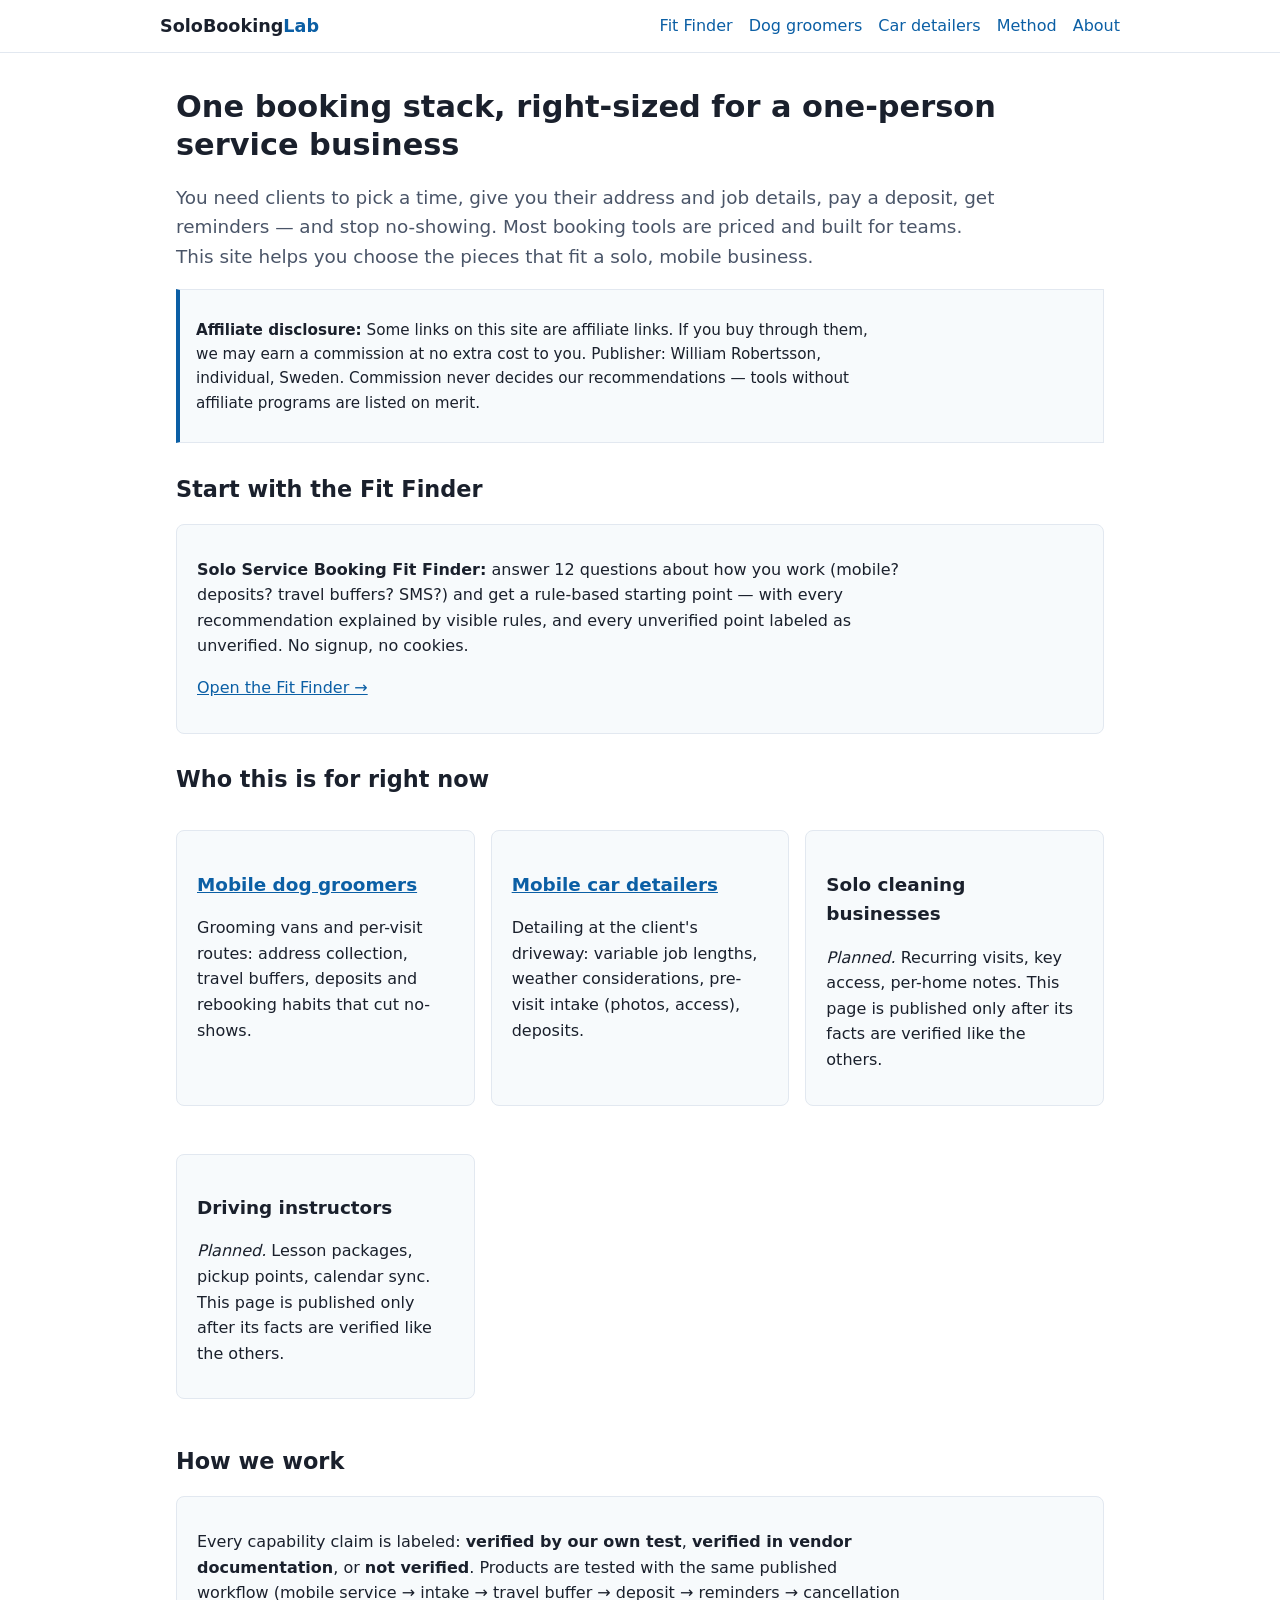
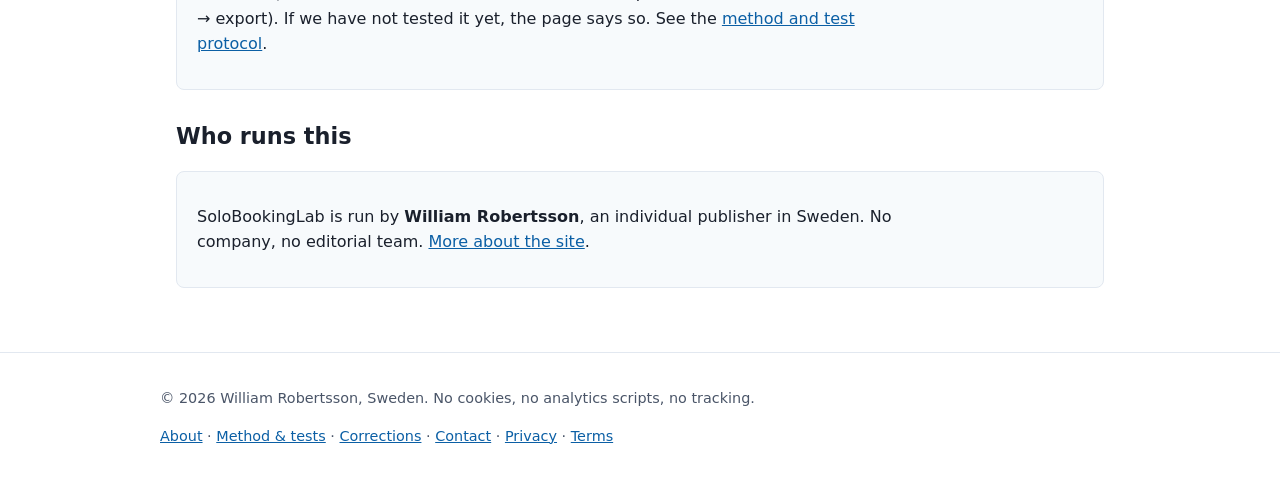
<file: site/index.html>
<!DOCTYPE html>
<html lang="en">
<head>
  <meta charset="utf-8">
  <meta name="viewport" content="width=device-width, initial-scale=1">
  <title>SoloBookingLab — booking, intake, deposits & reminders for solo and mobile service businesses</title>
  <meta name="description" content="Independent decision support for solo and mobile service businesses: choose a booking stack that lets clients pick a time, share their address, pay a deposit and get reminders — without paying for team features you don't need.">
  <link rel="canonical" href="https://wiliamrobertsson76-png.github.io/solobookinglab/">
  <meta property="og:title" content="SoloBookingLab — booking stack decisions for solo service businesses">
  <meta property="og:description" content="A rule-based Fit Finder and transparent product tests for mobile groomers, mobile detailers, solo cleaners and driving instructors.">
  <meta property="og:type" content="website">
  <script type="application/ld+json">
  {
    "@context": "https://schema.org",
    "@type": "WebSite",
    "name": "SoloBookingLab",
    "url": "https://wiliamrobertsson76-png.github.io/solobookinglab/",
    "publisher": { "@type": "Person", "name": "William Robertsson" },
    "description": "Independent decision support for booking, client intake, deposits and reminders for solo and mobile service businesses."
  }
  </script>
  <link rel="stylesheet" href="css/style.css">
</head>
<body>
  <header class="site">
    <div class="wrap">
      <a class="brand" href="index.html">SoloBooking<span>Lab</span></a>
      <nav aria-label="Main">
        <ul>
          <li><a href="fit-finder.html">Fit Finder</a></li>
          <li><a href="dog-groomers.html">Dog groomers</a></li>
          <li><a href="car-detailers.html">Car detailers</a></li>
          <li><a href="method.html">Method</a></li>
          <li><a href="about.html">About</a></li>
        </ul>
      </nav>
    </div>
  </header>

  <main>
    <h1>One booking stack, right-sized for a one-person service business</h1>
    <p class="lede">You need clients to pick a time, give you their address and job details, pay a
      deposit, get reminders — and stop no-showing. Most booking tools are priced and built for
      teams. This site helps you choose the pieces that fit a solo, mobile business.</p>

    <div class="disclosure">
      <p><strong>Affiliate disclosure:</strong> Some links on this site are affiliate links. If you
        buy through them, we may earn a commission at no extra cost to you. Publisher:
        William Robertsson, individual, Sweden. Commission never decides our recommendations —
        tools without affiliate programs are listed on merit.</p>
    </div>

    <section aria-labelledby="tool-h">
      <h2 id="tool-h">Start with the Fit Finder</h2>
      <div class="card">
        <p><strong>Solo Service Booking Fit Finder:</strong> answer 12 questions about how you work
          (mobile? deposits? travel buffers? SMS?) and get a rule-based starting point — with every
          recommendation explained by visible rules, and every unverified point labeled as
          unverified. No signup, no cookies.</p>
        <p><a class="button" href="fit-finder.html">Open the Fit Finder →</a></p>
      </div>
    </section>

    <section aria-labelledby="who-h">
      <h2 id="who-h">Who this is for right now</h2>
      <div class="grid">
        <div class="card">
          <h3><a href="dog-groomers.html">Mobile dog groomers</a></h3>
          <p>Grooming vans and per-visit routes: address collection, travel buffers, deposits and
            rebooking habits that cut no-shows.</p>
        </div>
        <div class="card">
          <h3><a href="car-detailers.html">Mobile car detailers</a></h3>
          <p>Detailing at the client's driveway: variable job lengths, weather considerations,
            pre-visit intake (photos, access), deposits.</p>
        </div>
        <div class="card">
          <h3>Solo cleaning businesses</h3>
          <p><em>Planned.</em> Recurring visits, key access, per-home notes. This page is published
            only after its facts are verified like the others.</p>
        </div>
        <div class="card">
          <h3>Driving instructors</h3>
          <p><em>Planned.</em> Lesson packages, pickup points, calendar sync. This page is published
            only after its facts are verified like the others.</p>
        </div>
      </div>
    </section>

    <section aria-labelledby="how-h">
      <h2 id="how-h">How we work</h2>
      <div class="card">
        <p>Every capability claim is labeled: <strong>verified by our own test</strong>,
          <strong>verified in vendor documentation</strong>, or <strong>not verified</strong>.
          Products are tested with the same published workflow (mobile service → intake → travel
          buffer → deposit → reminders → cancellation → export). If we have not tested it yet, the
          page says so. See the <a href="method.html">method and test protocol</a>.</p>
      </div>
    </section>

    <section aria-labelledby="pub-h">
      <h2 id="pub-h">Who runs this</h2>
      <div class="card">
        <p>SoloBookingLab is run by <strong>William Robertsson</strong>, an individual publisher in
          Sweden. No company, no editorial team. <a href="about.html">More about the site</a>.</p>
      </div>
    </section>
  </main>

  <footer class="site">
    <div class="wrap">
      <p>© 2026 William Robertsson, Sweden. No cookies, no analytics scripts, no tracking.</p>
      <p><a href="about.html">About</a> · <a href="method.html">Method &amp; tests</a> ·
        <a href="corrections.html">Corrections</a> · <a href="contact.html">Contact</a> ·
        <a href="privacy.html">Privacy</a> · <a href="terms.html">Terms</a></p>
    </div>
  </footer>
</body>
</html>
</file>
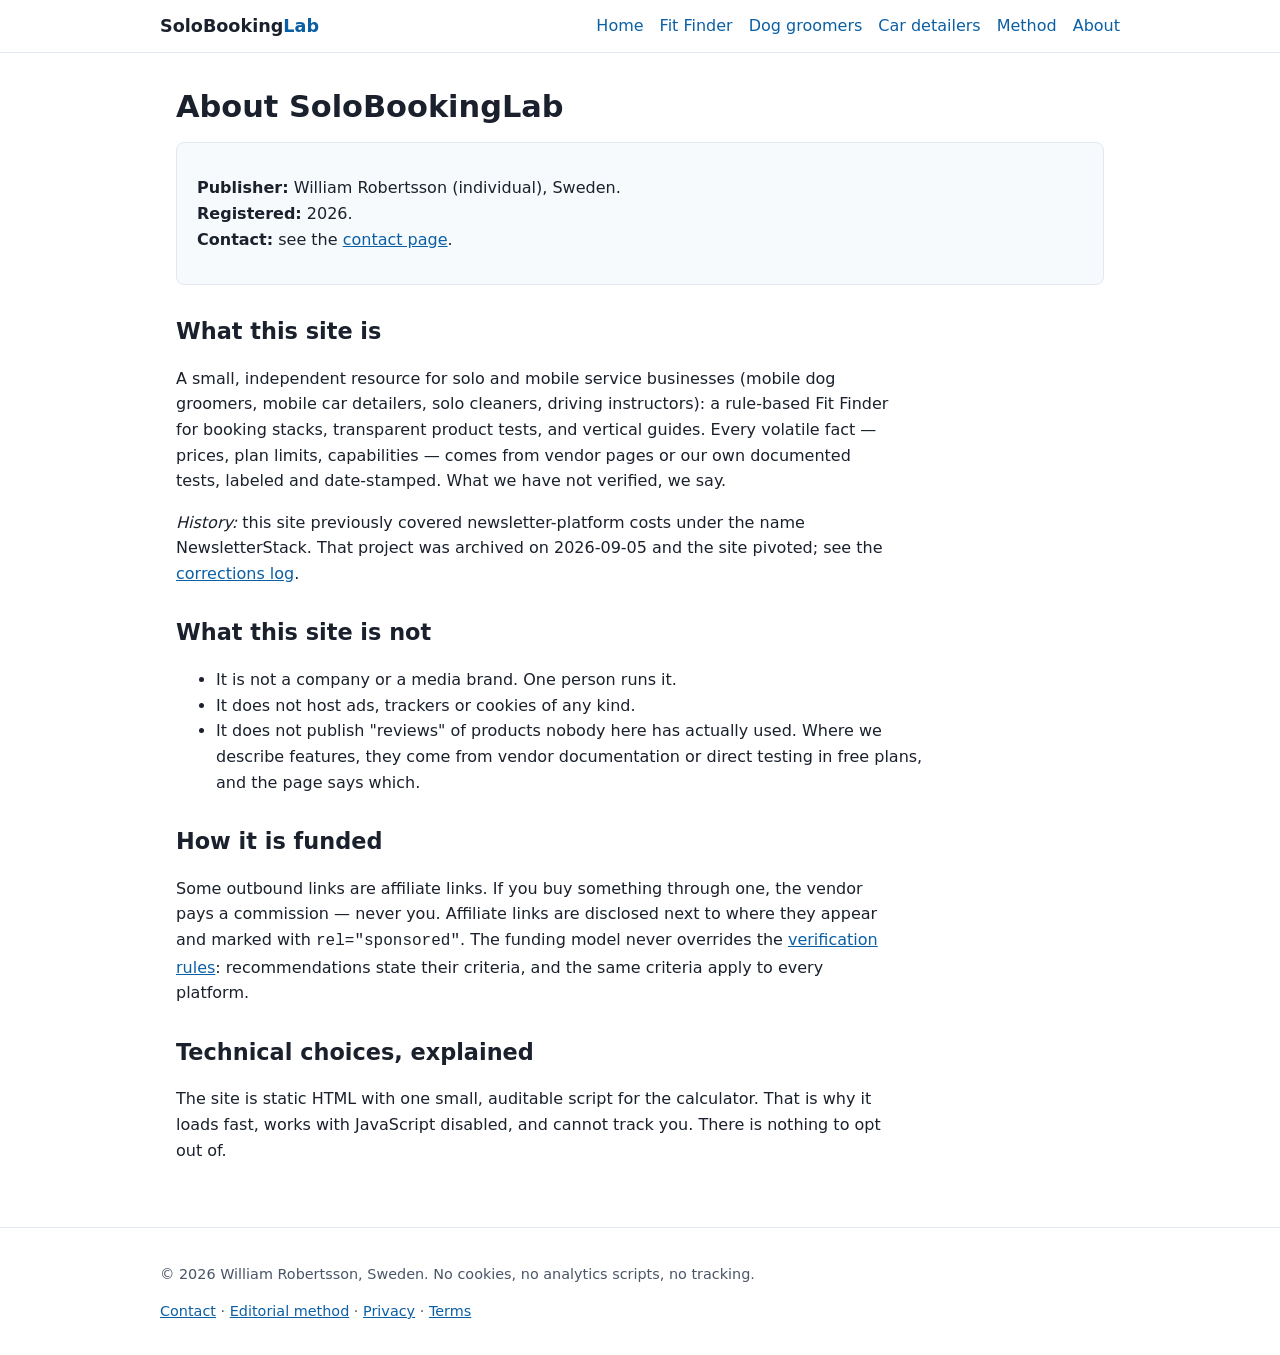
<file: site/about.html>
<!DOCTYPE html>
<html lang="en">
<head>
  <meta charset="utf-8">
  <meta name="viewport" content="width=device-width, initial-scale=1">
  <title>About SoloBookingLab — who runs this site</title>
  <meta name="description" content="SoloBookingLab is run by William Robertsson, an individual publisher in Sweden. No company, no editorial team — here is exactly how the site works.">
  <link rel="canonical" href="https://wiliamrobertsson76-png.github.io/solobookinglab/about.html">
  <link rel="stylesheet" href="css/style.css">
</head>
<body>
  <header class="site">
    <div class="wrap">
      <a class="brand" href="index.html">SoloBooking<span>Lab</span></a>
      <nav aria-label="Main">
        <ul>
          <li><a href="index.html">Home</a></li>
          <li><a href="fit-finder.html">Fit Finder</a></li>
          <li><a href="dog-groomers.html">Dog groomers</a></li>
          <li><a href="car-detailers.html">Car detailers</a></li>
          <li><a href="method.html">Method</a></li>
          <li><a href="about.html" aria-current="page">About</a></li>
        </ul>
      </nav>
    </div>
  </header>

  <main>
    <h1>About SoloBookingLab</h1>

    <div class="card">
      <p><strong>Publisher:</strong> William Robertsson (individual), Sweden.<br>
        <strong>Registered:</strong> 2026.<br>
        <strong>Contact:</strong> see the <a href="contact.html">contact page</a>.</p>
    </div>

    <h2>What this site is</h2>
    <p>A small, independent resource for solo and mobile service businesses (mobile dog groomers,
      mobile car detailers, solo cleaners, driving instructors): a rule-based Fit Finder for
      booking stacks, transparent product tests, and vertical guides. Every volatile fact —
      prices, plan limits, capabilities — comes from vendor pages or our own documented tests,
      labeled and date-stamped. What we have not verified, we say.</p>
    <p><em>History:</em> this site previously covered newsletter-platform costs under the name
      NewsletterStack. That project was archived on 2026-09-05 and the site pivoted; see the
      <a href="corrections.html">corrections log</a>.

    <h2>What this site is not</h2>
    <ul>
      <li>It is not a company or a media brand. One person runs it.</li>
      <li>It does not host ads, trackers or cookies of any kind.</li>
      <li>It does not publish "reviews" of products nobody here has actually used. Where we
        describe features, they come from vendor documentation or direct testing in free plans,
        and the page says which.</li>
    </ul>

    <h2>How it is funded</h2>
    <p>Some outbound links are affiliate links. If you buy something through one, the vendor pays a
      commission — never you. Affiliate links are disclosed next to where they appear and marked
      with <code>rel="sponsored"</code>. The funding model never overrides the
      <a href="method.html">verification rules</a>: recommendations state their criteria, and the
      same criteria apply to every platform.</p>

    <h2>Technical choices, explained</h2>
    <p>The site is static HTML with one small, auditable script for the calculator. That is why it
      loads fast, works with JavaScript disabled, and cannot track you. There is nothing to opt
      out of.</p>
  </main>

  <footer class="site">
    <div class="wrap">
      <p>© 2026 William Robertsson, Sweden. No cookies, no analytics scripts, no tracking.</p>
      <p><a href="contact.html">Contact</a> · <a href="method.html">Editorial method</a> ·
        <a href="privacy.html">Privacy</a> · <a href="terms.html">Terms</a></p>
    </div>
  </footer>
</body>
</html>
</file>
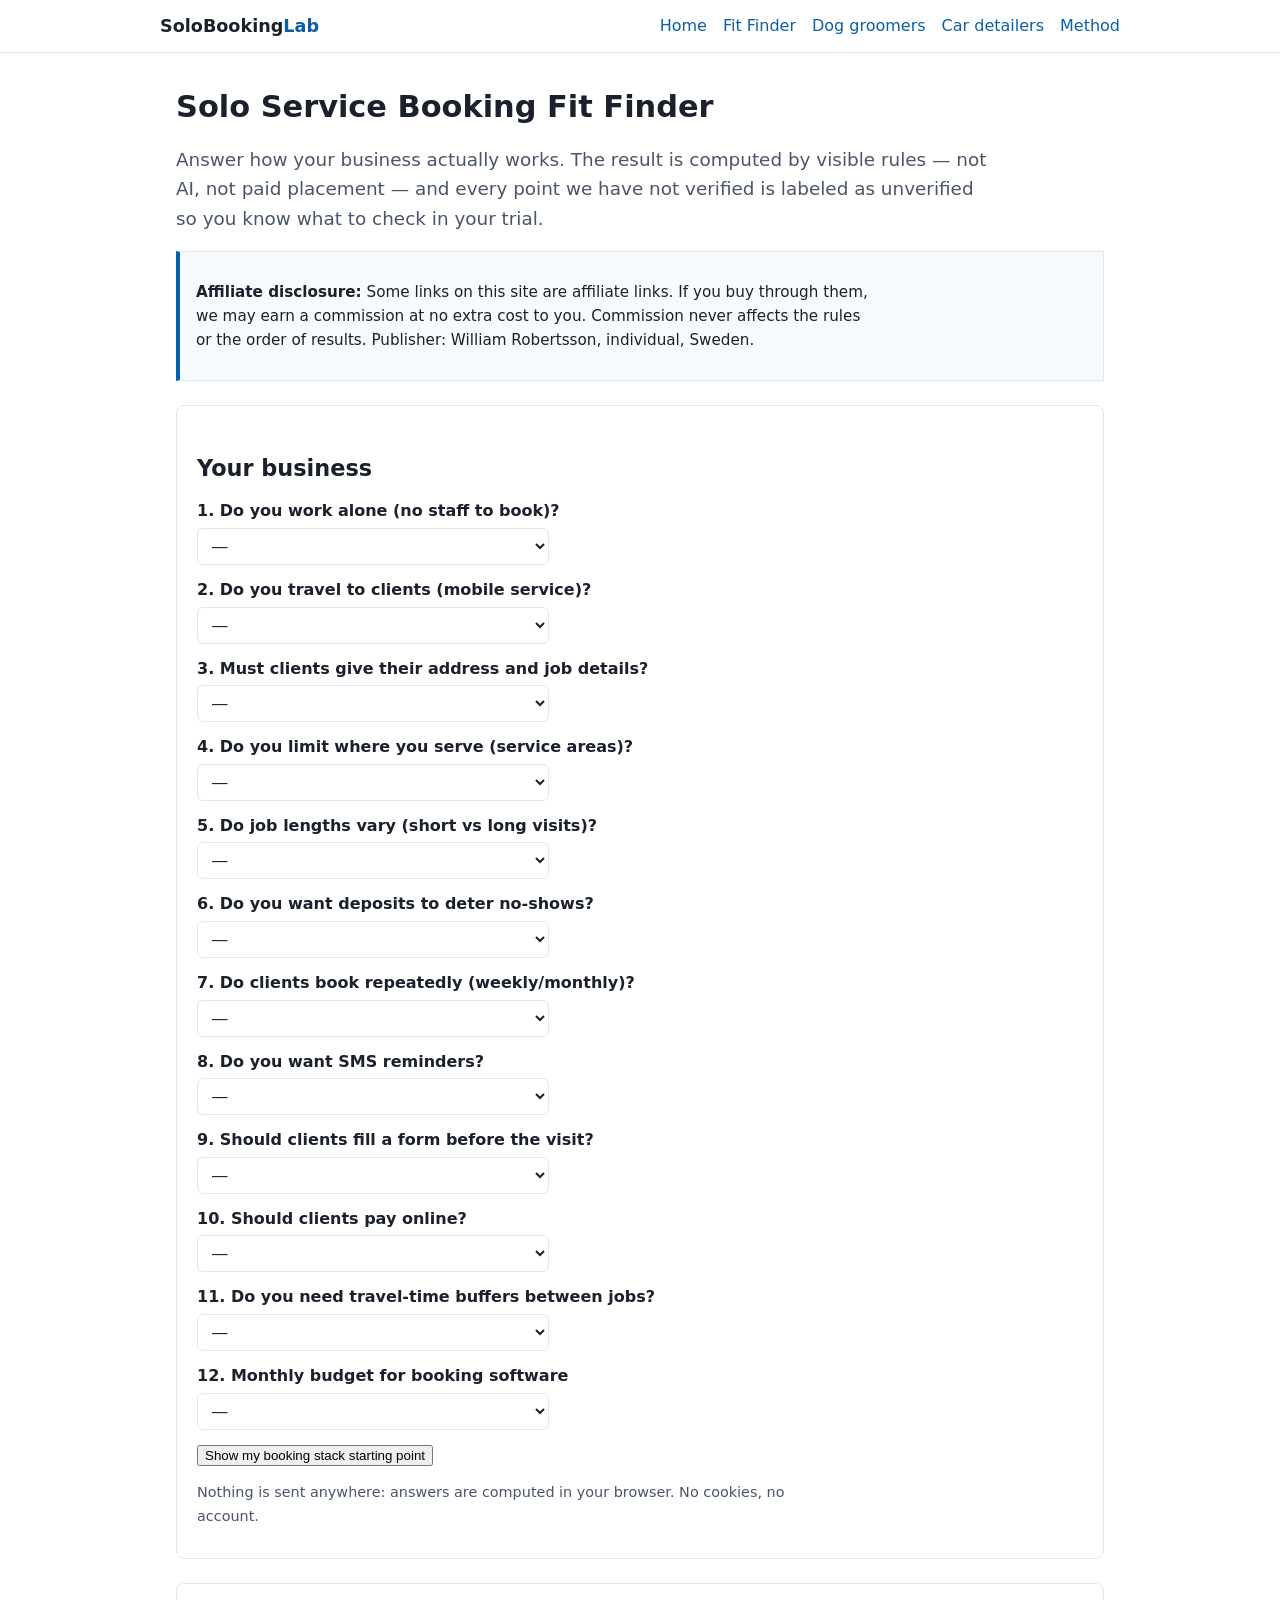
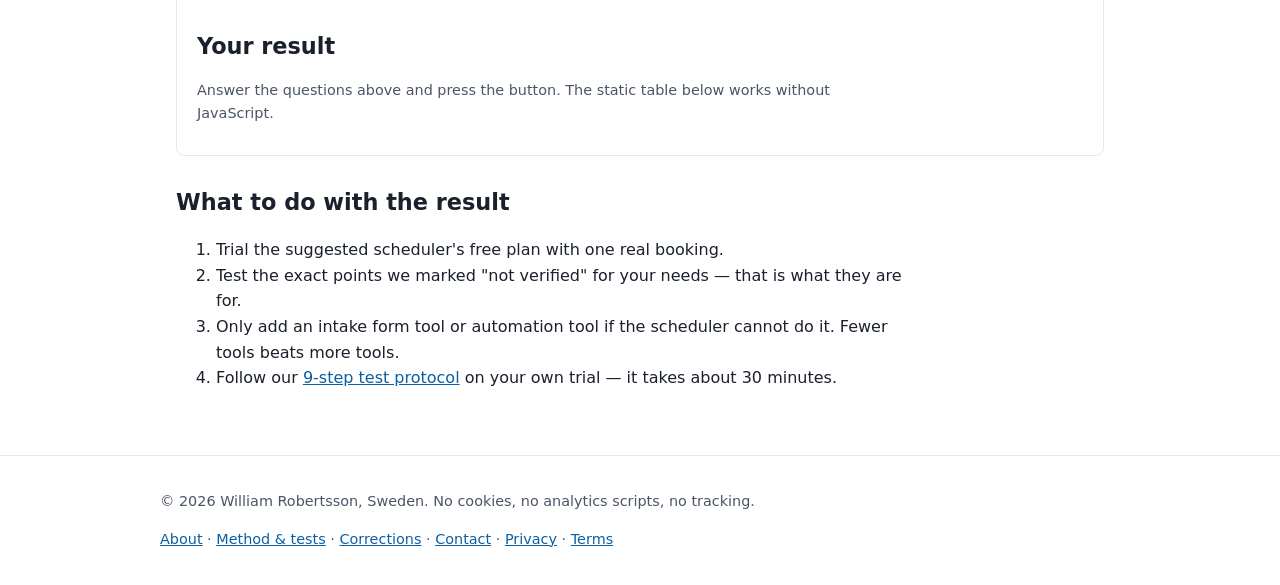
<file: site/calculator.html>
<!DOCTYPE html>
<html lang="en">
<head>
  <meta charset="utf-8">
  <meta name="viewport" content="width=device-width, initial-scale=1">
  <title>Page moved — SoloBookingLab Fit Finder</title>
  <meta name="robots" content="noindex">
  <link rel="canonical" href="https://wiliamrobertsson76-png.github.io/solobookinglab/fit-finder.html">
  <meta http-equiv="refresh" content="0; url=fit-finder.html">
  <link rel="stylesheet" href="css/style.css">
</head>
<body>
  <header class="site">
    <div class="wrap">
      <a class="brand" href="index.html">SoloBooking<span>Lab</span></a>
    </div>
  </header>
  <main>
    <h1>This page moved</h1>
    <p>The old cost calculator was part of a previous project. This site is now
      <strong>SoloBookingLab</strong> — booking stack decisions for solo and mobile service
      businesses.</p>
    <p><a class="button" href="fit-finder.html">Open the Fit Finder →</a></p>
    <p class="note">This redirect exists so old links keep working; it is marked noindex.</p>
  </main>
  <footer class="site">
    <div class="wrap"><p>© 2026 William Robertsson, Sweden.</p></div>
  </footer>
</body>
</html>
</file>
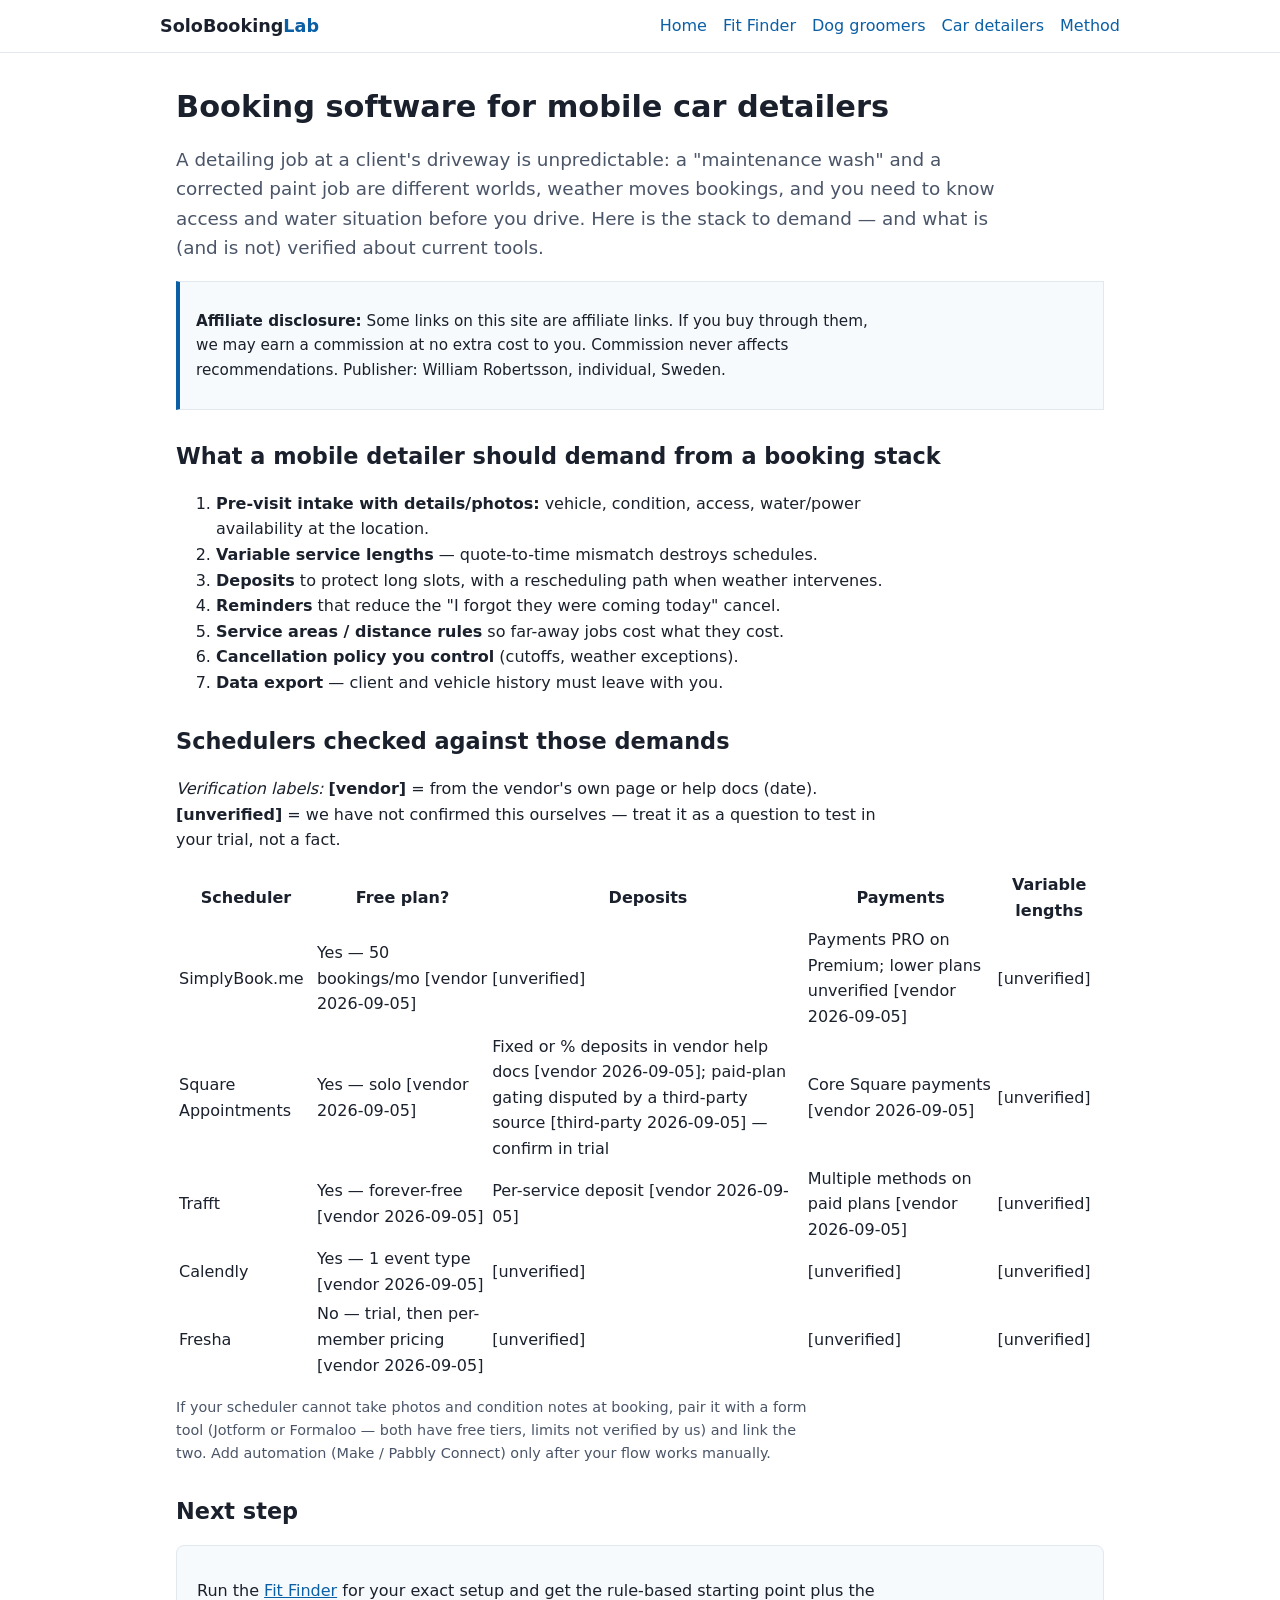
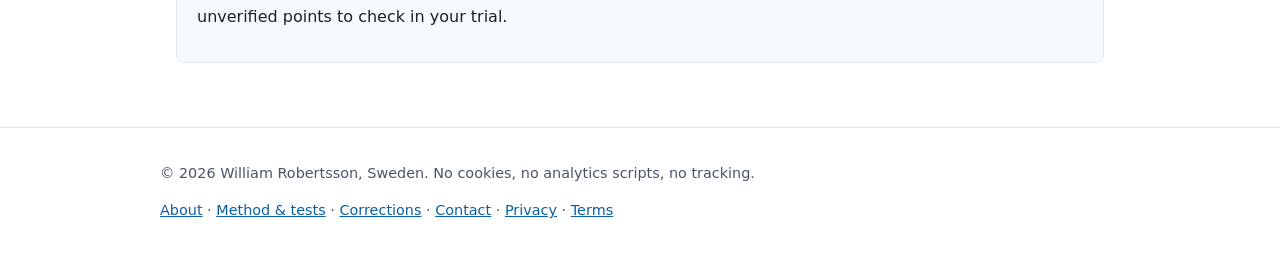
<file: site/car-detailers.html>
<!DOCTYPE html>
<html lang="en">
<head>
  <meta charset="utf-8">
  <meta name="viewport" content="width=device-width, initial-scale=1">
  <title>Booking software for mobile car detailers — intake, deposits, reminders — SoloBookingLab</title>
  <meta name="description" content="What a mobile car detailer should demand from a booking stack: photo intake, variable job lengths, deposits, weather-proof rescheduling. Facts verified from vendor pages with dates; our own tests are labeled where they exist.">
  <link rel="canonical" href="https://wiliamrobertsson76-png.github.io/solobookinglab/car-detailers.html">
  <meta property="og:title" content="Booking software for mobile car detailers">
  <meta property="og:description" content="Photo intake, variable job lengths, deposits and reminders for a one-person detailing business — with labeled verification.">
  <meta property="og:type" content="website">
  <link rel="stylesheet" href="css/style.css">
</head>
<body>
  <header class="site">
    <div class="wrap">
      <a class="brand" href="index.html">SoloBooking<span>Lab</span></a>
      <nav aria-label="Main">
        <ul>
          <li><a href="index.html">Home</a></li>
          <li><a href="fit-finder.html">Fit Finder</a></li>
          <li><a href="dog-groomers.html">Dog groomers</a></li>
          <li><a href="car-detailers.html" aria-current="page">Car detailers</a></li>
          <li><a href="method.html">Method</a></li>
        </ul>
      </nav>
    </div>
  </header>

  <main>
    <h1>Booking software for mobile car detailers</h1>
    <p class="lede">A detailing job at a client's driveway is unpredictable: a "maintenance wash"
      and a corrected paint job are different worlds, weather moves bookings, and you need to know
      access and water situation before you drive. Here is the stack to demand — and what is (and
      is not) verified about current tools.</p>

    <div class="disclosure">
      <p><strong>Affiliate disclosure:</strong> Some links on this site are affiliate links. If you
        buy through them, we may earn a commission at no extra cost to you. Commission never
        affects recommendations. Publisher: William Robertsson, individual, Sweden.</p>
    </div>

    <section aria-labelledby="must-h">
      <h2 id="must-h">What a mobile detailer should demand from a booking stack</h2>
      <ol>
        <li><strong>Pre-visit intake with details/photos:</strong> vehicle, condition, access,
          water/power availability at the location.</li>
        <li><strong>Variable service lengths</strong> — quote-to-time mismatch destroys schedules.</li>
        <li><strong>Deposits</strong> to protect long slots, with a rescheduling path when weather
          intervenes.</li>
        <li><strong>Reminders</strong> that reduce the "I forgot they were coming today" cancel.</li>
        <li><strong>Service areas / distance rules</strong> so far-away jobs cost what they cost.</li>
        <li><strong>Cancellation policy you control</strong> (cutoffs, weather exceptions).</li>
        <li><strong>Data export</strong> — client and vehicle history must leave with you.</li>
      </ol>
    </section>

    <section aria-labelledby="tools-h">
      <h2 id="tools-h">Schedulers checked against those demands</h2>
      <p><em>Verification labels:</em> <strong>[vendor]</strong> = from the vendor's own page or
        help docs (date). <strong>[unverified]</strong> = we have not confirmed this ourselves —
        treat it as a question to test in your trial, not a fact.</p>
      <table>
        <tr><th>Scheduler</th><th>Free plan?</th><th>Deposits</th><th>Payments</th><th>Variable lengths</th></tr>
        <tr><td>SimplyBook.me</td><td>Yes — 50 bookings/mo [vendor 2026-09-05]</td><td>[unverified]</td><td>Payments PRO on Premium; lower plans unverified [vendor 2026-09-05]</td><td>[unverified]</td></tr>
        <tr><td>Square Appointments</td><td>Yes — solo [vendor 2026-09-05]</td><td>Fixed or % deposits in vendor help docs [vendor 2026-09-05]; paid-plan gating disputed by a third-party source [third-party 2026-09-05] — confirm in trial</td><td>Core Square payments [vendor 2026-09-05]</td><td>[unverified]</td></tr>
        <tr><td>Trafft</td><td>Yes — forever-free [vendor 2026-09-05]</td><td>Per-service deposit [vendor 2026-09-05]</td><td>Multiple methods on paid plans [vendor 2026-09-05]</td><td>[unverified]</td></tr>
        <tr><td>Calendly</td><td>Yes — 1 event type [vendor 2026-09-05]</td><td>[unverified]</td><td>[unverified]</td><td>[unverified]</td></tr>
        <tr><td>Fresha</td><td>No — trial, then per-member pricing [vendor 2026-09-05]</td><td>[unverified]</td><td>[unverified]</td><td>[unverified]</td></tr>
      </table>
      <p class="note">If your scheduler cannot take photos and condition notes at booking, pair it
        with a form tool (Jotform or Formaloo — both have free tiers, limits not verified by us)
        and link the two. Add automation (Make / Pabbly Connect) only after your flow works
        manually.</p>
    </section>

    <section aria-labelledby="next-h">
      <h2 id="next-h">Next step</h2>
      <div class="card">
        <p>Run the <a class="button" href="fit-finder.html">Fit Finder</a> for your exact setup and
          get the rule-based starting point plus the unverified points to check in your trial.</p>
      </div>
    </section>
  </main>

  <footer class="site">
    <div class="wrap">
      <p>© 2026 William Robertsson, Sweden. No cookies, no analytics scripts, no tracking.</p>
      <p><a href="about.html">About</a> · <a href="method.html">Method &amp; tests</a> ·
        <a href="corrections.html">Corrections</a> · <a href="contact.html">Contact</a> ·
        <a href="privacy.html">Privacy</a> · <a href="terms.html">Terms</a></p>
    </div>
  </footer>
</body>
</html>
</file>
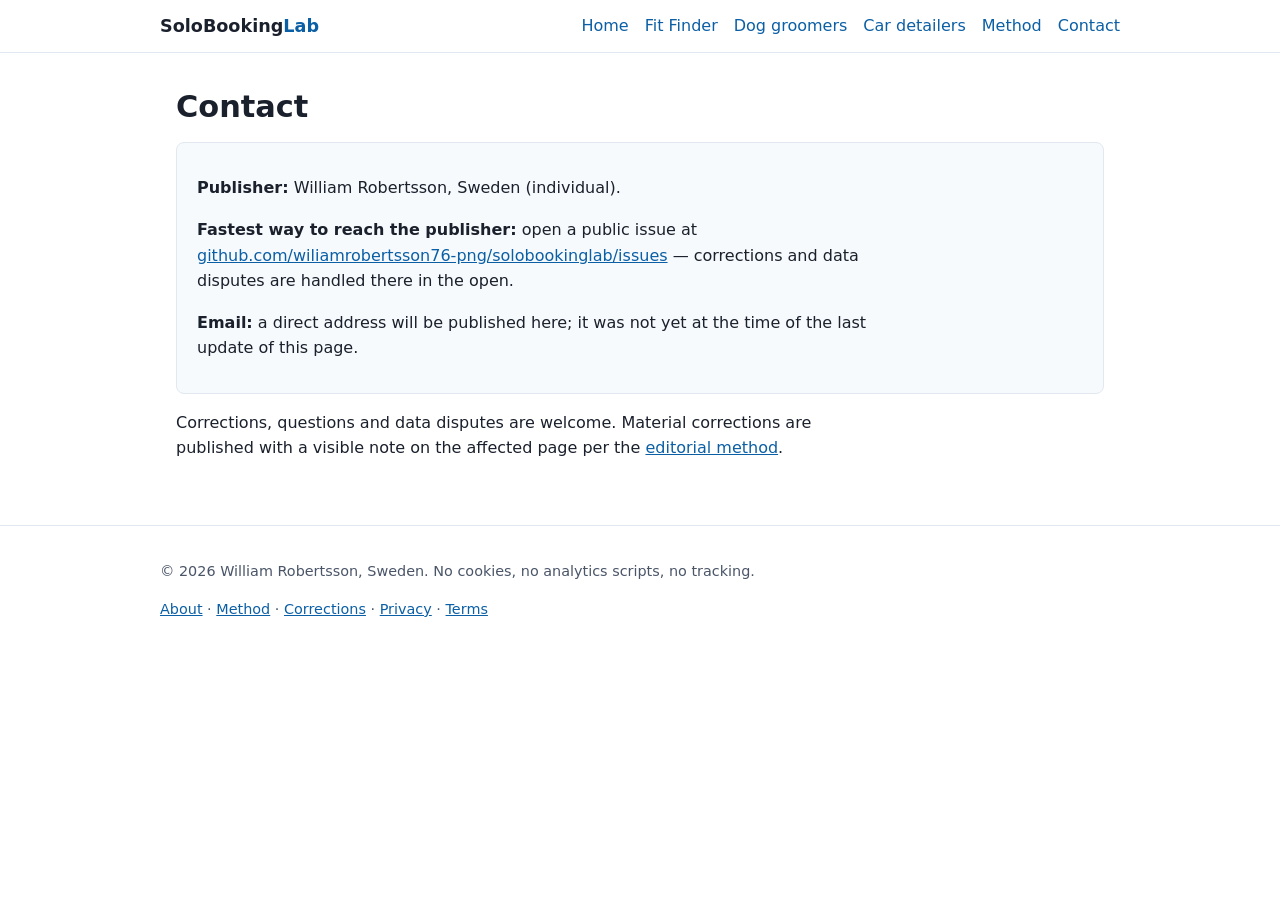
<file: site/contact.html>
<!DOCTYPE html>
<html lang="en">
<head>
  <meta charset="utf-8">
  <meta name="viewport" content="width=device-width, initial-scale=1">
  <title>Contact — SoloBookingLab</title>
  <meta name="description" content="How to reach William Robertsson, publisher of SoloBookingLab.">
  <link rel="canonical" href="https://wiliamrobertsson76-png.github.io/solobookinglab/contact.html">
  <link rel="stylesheet" href="css/style.css">
</head>
<body>
  <header class="site">
    <div class="wrap">
      <a class="brand" href="index.html">SoloBooking<span>Lab</span></a>
      <nav aria-label="Main">
        <ul>
          <li><a href="index.html">Home</a></li>
          <li><a href="fit-finder.html">Fit Finder</a></li>
          <li><a href="dog-groomers.html">Dog groomers</a></li>
          <li><a href="car-detailers.html">Car detailers</a></li>
          <li><a href="method.html">Method</a></li>
          <li><a href="contact.html" aria-current="page">Contact</a></li>
        </ul>
      </nav>
    </div>
  </header>

  <main>
    <h1>Contact</h1>
    <div class="card">
      <p><strong>Publisher:</strong> William Robertsson, Sweden (individual).</p>
      <p><strong>Fastest way to reach the publisher:</strong> open a public issue at
        <a href="https://github.com/wiliamrobertsson76-png/solobookinglab/issues" rel="nofollow">github.com/wiliamrobertsson76-png/solobookinglab/issues</a>
        — corrections and data disputes are handled there in the open.</p>
      <p><strong>Email:</strong> a direct address will be published here; it was not yet at the
        time of the last update of this page.</p>
    </div>
    <p>Corrections, questions and data disputes are welcome. Material corrections are published
      with a visible note on the affected page per the
      <a href="method.html">editorial method</a>.</p>
  </main>

  <footer class="site">
    <div class="wrap">
      <p>© 2026 William Robertsson, Sweden. No cookies, no analytics scripts, no tracking.</p>
      <p><a href="about.html">About</a> · <a href="method.html">Method</a> ·
        <a href="corrections.html">Corrections</a> ·
        <a href="privacy.html">Privacy</a> · <a href="terms.html">Terms</a></p>
    </div>
  </footer>
</body>
</html>
</file>
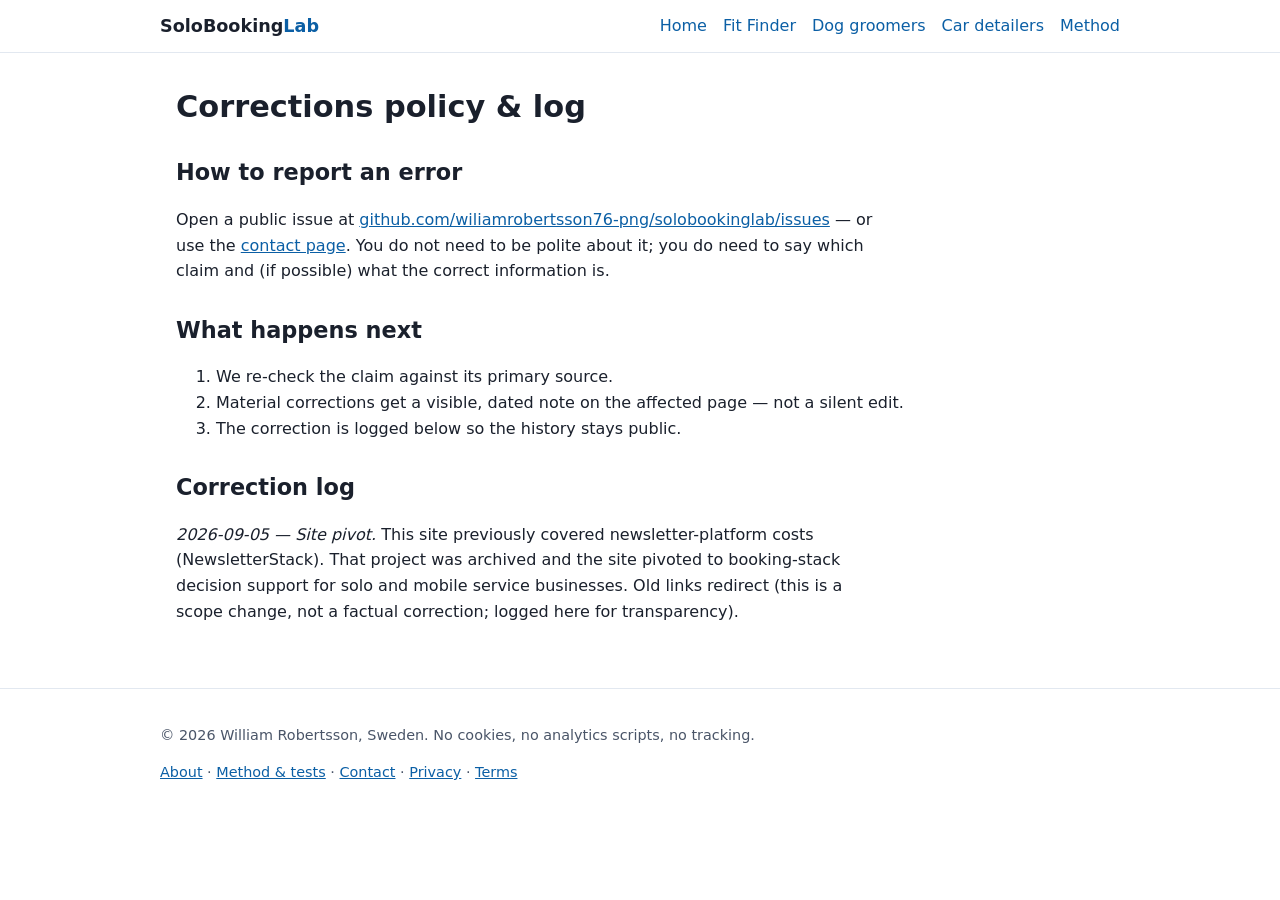
<file: site/corrections.html>
<!DOCTYPE html>
<html lang="en">
<head>
  <meta charset="utf-8">
  <meta name="viewport" content="width=device-width, initial-scale=1">
  <title>Corrections policy &amp; log — SoloBookingLab</title>
  <meta name="description" content="How SoloBookingLab handles corrections: public reporting, visible dated notes on affected pages, and a public correction log.">
  <link rel="canonical" href="https://wiliamrobertsson76-png.github.io/solobookinglab/corrections.html">
  <link rel="stylesheet" href="css/style.css">
</head>
<body>
  <header class="site">
    <div class="wrap">
      <a class="brand" href="index.html">SoloBooking<span>Lab</span></a>
      <nav aria-label="Main">
        <ul>
          <li><a href="index.html">Home</a></li>
          <li><a href="fit-finder.html">Fit Finder</a></li>
          <li><a href="dog-groomers.html">Dog groomers</a></li>
          <li><a href="car-detailers.html">Car detailers</a></li>
          <li><a href="method.html">Method</a></li>
        </ul>
      </nav>
    </div>
  </header>

  <main>
    <h1>Corrections policy &amp; log</h1>

    <h2>How to report an error</h2>
    <p>Open a public issue at
      <a href="https://github.com/wiliamrobertsson76-png/solobookinglab/issues" rel="nofollow">github.com/wiliamrobertsson76-png/solobookinglab/issues</a>
      — or use the <a href="contact.html">contact page</a>. You do not need to be polite about it;
      you do need to say which claim and (if possible) what the correct information is.</p>

    <h2>What happens next</h2>
    <ol>
      <li>We re-check the claim against its primary source.</li>
      <li>Material corrections get a visible, dated note on the affected page — not a silent edit.</li>
      <li>The correction is logged below so the history stays public.</li>
    </ol>

    <h2>Correction log</h2>
    <p><em>2026-09-05 — Site pivot.</em> This site previously covered newsletter-platform costs
      (NewsletterStack). That project was archived and the site pivoted to booking-stack decision
      support for solo and mobile service businesses. Old links redirect (this is a scope change,
      not a factual correction; logged here for transparency).</p>
  </main>

  <footer class="site">
    <div class="wrap">
      <p>© 2026 William Robertsson, Sweden. No cookies, no analytics scripts, no tracking.</p>
      <p><a href="about.html">About</a> · <a href="method.html">Method &amp; tests</a> ·
        <a href="contact.html">Contact</a> · <a href="privacy.html">Privacy</a> ·
        <a href="terms.html">Terms</a></p>
    </div>
  </footer>
</body>
</html>
</file>
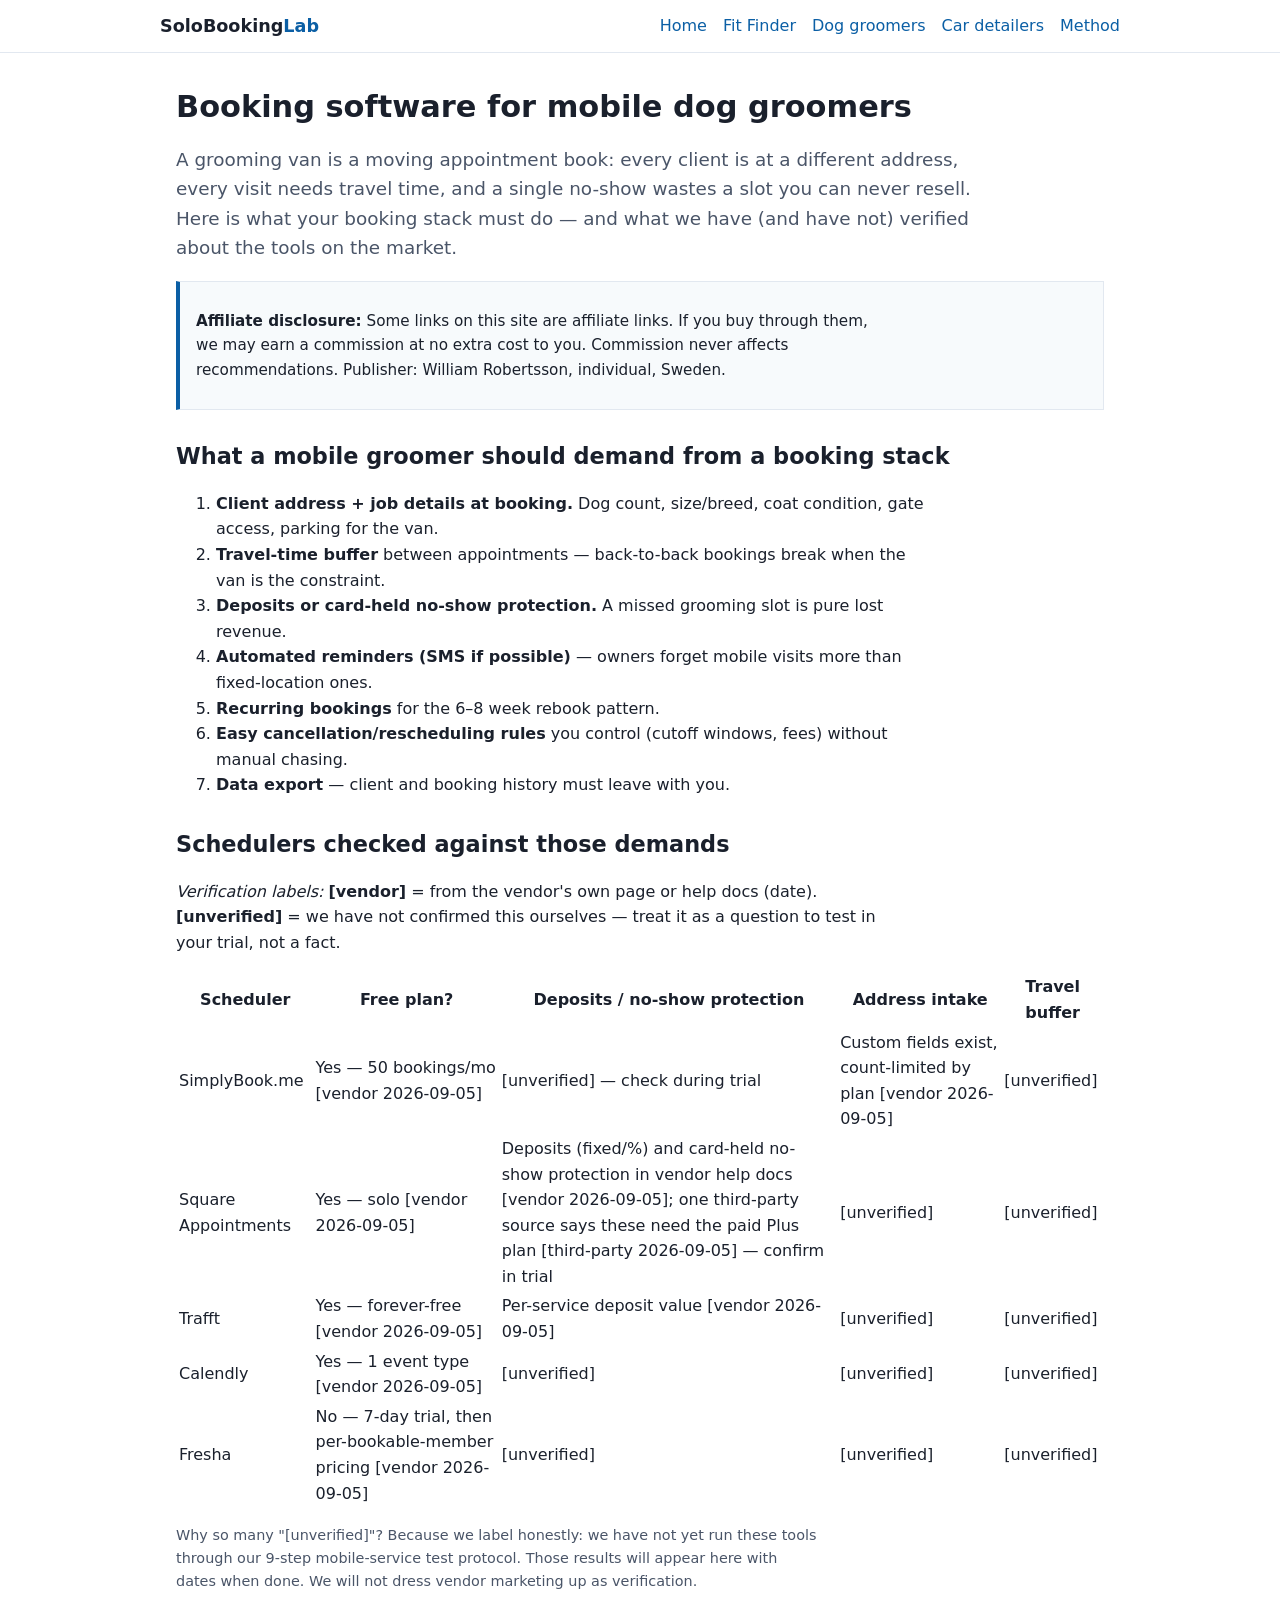
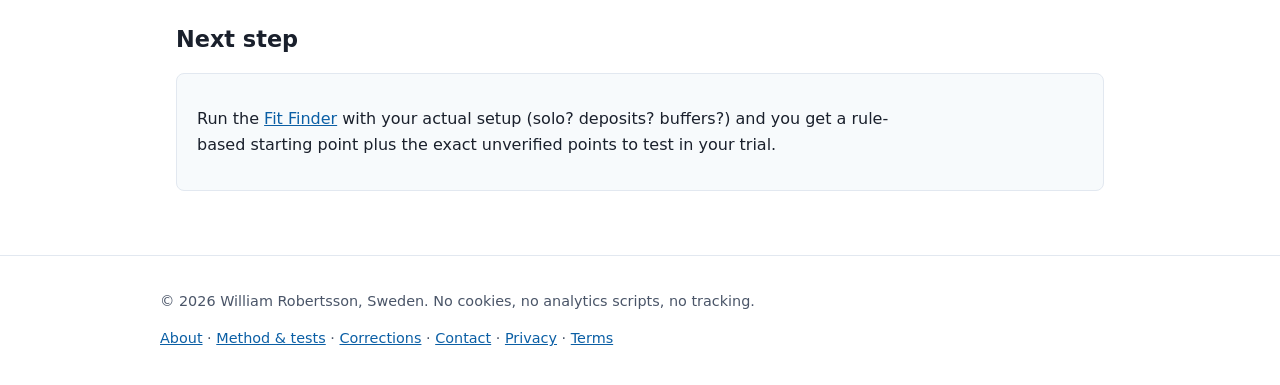
<file: site/dog-groomers.html>
<!DOCTYPE html>
<html lang="en">
<head>
  <meta charset="utf-8">
  <meta name="viewport" content="width=device-width, initial-scale=1">
  <title>Booking software for mobile dog groomers — deposits, routes, reminders — SoloBookingLab</title>
  <meta name="description" content="What a mobile dog groomer should demand from a booking stack: client address intake, travel buffers, deposits against no-shows, SMS reminders. Facts verified from vendor pages with dates; our own test results are labeled where they exist.">
  <link rel="canonical" href="https://wiliamrobertsson76-png.github.io/solobookinglab/dog-groomers.html">
  <meta property="og:title" content="Booking software for mobile dog groomers">
  <meta property="og:description" content="Address intake, travel buffers, deposits and reminders for a one-person grooming business — with labeled verification.">
  <meta property="og:type" content="website">
  <link rel="stylesheet" href="css/style.css">
</head>
<body>
  <header class="site">
    <div class="wrap">
      <a class="brand" href="index.html">SoloBooking<span>Lab</span></a>
      <nav aria-label="Main">
        <ul>
          <li><a href="index.html">Home</a></li>
          <li><a href="fit-finder.html">Fit Finder</a></li>
          <li><a href="dog-groomers.html" aria-current="page">Dog groomers</a></li>
          <li><a href="car-detailers.html">Car detailers</a></li>
          <li><a href="method.html">Method</a></li>
        </ul>
      </nav>
    </div>
  </header>

  <main>
    <h1>Booking software for mobile dog groomers</h1>
    <p class="lede">A grooming van is a moving appointment book: every client is at a different
      address, every visit needs travel time, and a single no-show wastes a slot you can never
      resell. Here is what your booking stack must do — and what we have (and have not) verified
      about the tools on the market.</p>

    <div class="disclosure">
      <p><strong>Affiliate disclosure:</strong> Some links on this site are affiliate links. If you
        buy through them, we may earn a commission at no extra cost to you. Commission never
        affects recommendations. Publisher: William Robertsson, individual, Sweden.</p>
    </div>

    <section aria-labelledby="must-h">
      <h2 id="must-h">What a mobile groomer should demand from a booking stack</h2>
      <ol>
        <li><strong>Client address + job details at booking.</strong> Dog count, size/breed, coat
          condition, gate access, parking for the van.</li>
        <li><strong>Travel-time buffer</strong> between appointments — back-to-back bookings break
          when the van is the constraint.</li>
        <li><strong>Deposits or card-held no-show protection.</strong> A missed grooming slot is
          pure lost revenue.</li>
        <li><strong>Automated reminders (SMS if possible)</strong> — owners forget mobile visits
          more than fixed-location ones.</li>
        <li><strong>Recurring bookings</strong> for the 6–8 week rebook pattern.</li>
        <li><strong>Easy cancellation/rescheduling rules</strong> you control (cutoff windows,
          fees) without manual chasing.</li>
        <li><strong>Data export</strong> — client and booking history must leave with you.</li>
      </ol>
    </section>

    <section aria-labelledby="tools-h">
      <h2 id="tools-h">Schedulers checked against those demands</h2>
      <p><em>Verification labels:</em> <strong>[vendor]</strong> = from the vendor's own page or
        help docs (date). <strong>[unverified]</strong> = we have not confirmed this ourselves —
        treat it as a question to test in your trial, not a fact.</p>
      <table>
        <tr><th>Scheduler</th><th>Free plan?</th><th>Deposits / no-show protection</th><th>Address intake</th><th>Travel buffer</th></tr>
        <tr><td>SimplyBook.me</td><td>Yes — 50 bookings/mo [vendor 2026-09-05]</td><td>[unverified] — check during trial</td><td>Custom fields exist, count-limited by plan [vendor 2026-09-05]</td><td>[unverified]</td></tr>
        <tr><td>Square Appointments</td><td>Yes — solo [vendor 2026-09-05]</td><td>Deposits (fixed/%) and card-held no-show protection in vendor help docs [vendor 2026-09-05]; one third-party source says these need the paid Plus plan [third-party 2026-09-05] — confirm in trial</td><td>[unverified]</td><td>[unverified]</td></tr>
        <tr><td>Trafft</td><td>Yes — forever-free [vendor 2026-09-05]</td><td>Per-service deposit value [vendor 2026-09-05]</td><td>[unverified]</td><td>[unverified]</td></tr>
        <tr><td>Calendly</td><td>Yes — 1 event type [vendor 2026-09-05]</td><td>[unverified]</td><td>[unverified]</td><td>[unverified]</td></tr>
        <tr><td>Fresha</td><td>No — 7-day trial, then per-bookable-member pricing [vendor 2026-09-05]</td><td>[unverified]</td><td>[unverified]</td><td>[unverified]</td></tr>
      </table>
      <p class="note">Why so many "[unverified]"? Because we label honestly: we have not yet run
        these tools through our 9-step mobile-service test protocol. Those results will appear
        here with dates when done. We will not dress vendor marketing up as verification.</p>
    </section>

    <section aria-labelledby="next-h">
      <h2 id="next-h">Next step</h2>
      <div class="card">
        <p>Run the <a class="button" href="fit-finder.html">Fit Finder</a> with your actual setup
          (solo? deposits? buffers?) and you get a rule-based starting point plus the exact
          unverified points to test in your trial.</p>
      </div>
    </section>
  </main>

  <footer class="site">
    <div class="wrap">
      <p>© 2026 William Robertsson, Sweden. No cookies, no analytics scripts, no tracking.</p>
      <p><a href="about.html">About</a> · <a href="method.html">Method &amp; tests</a> ·
        <a href="corrections.html">Corrections</a> · <a href="contact.html">Contact</a> ·
        <a href="privacy.html">Privacy</a> · <a href="terms.html">Terms</a></p>
    </div>
  </footer>
</body>
</html>
</file>
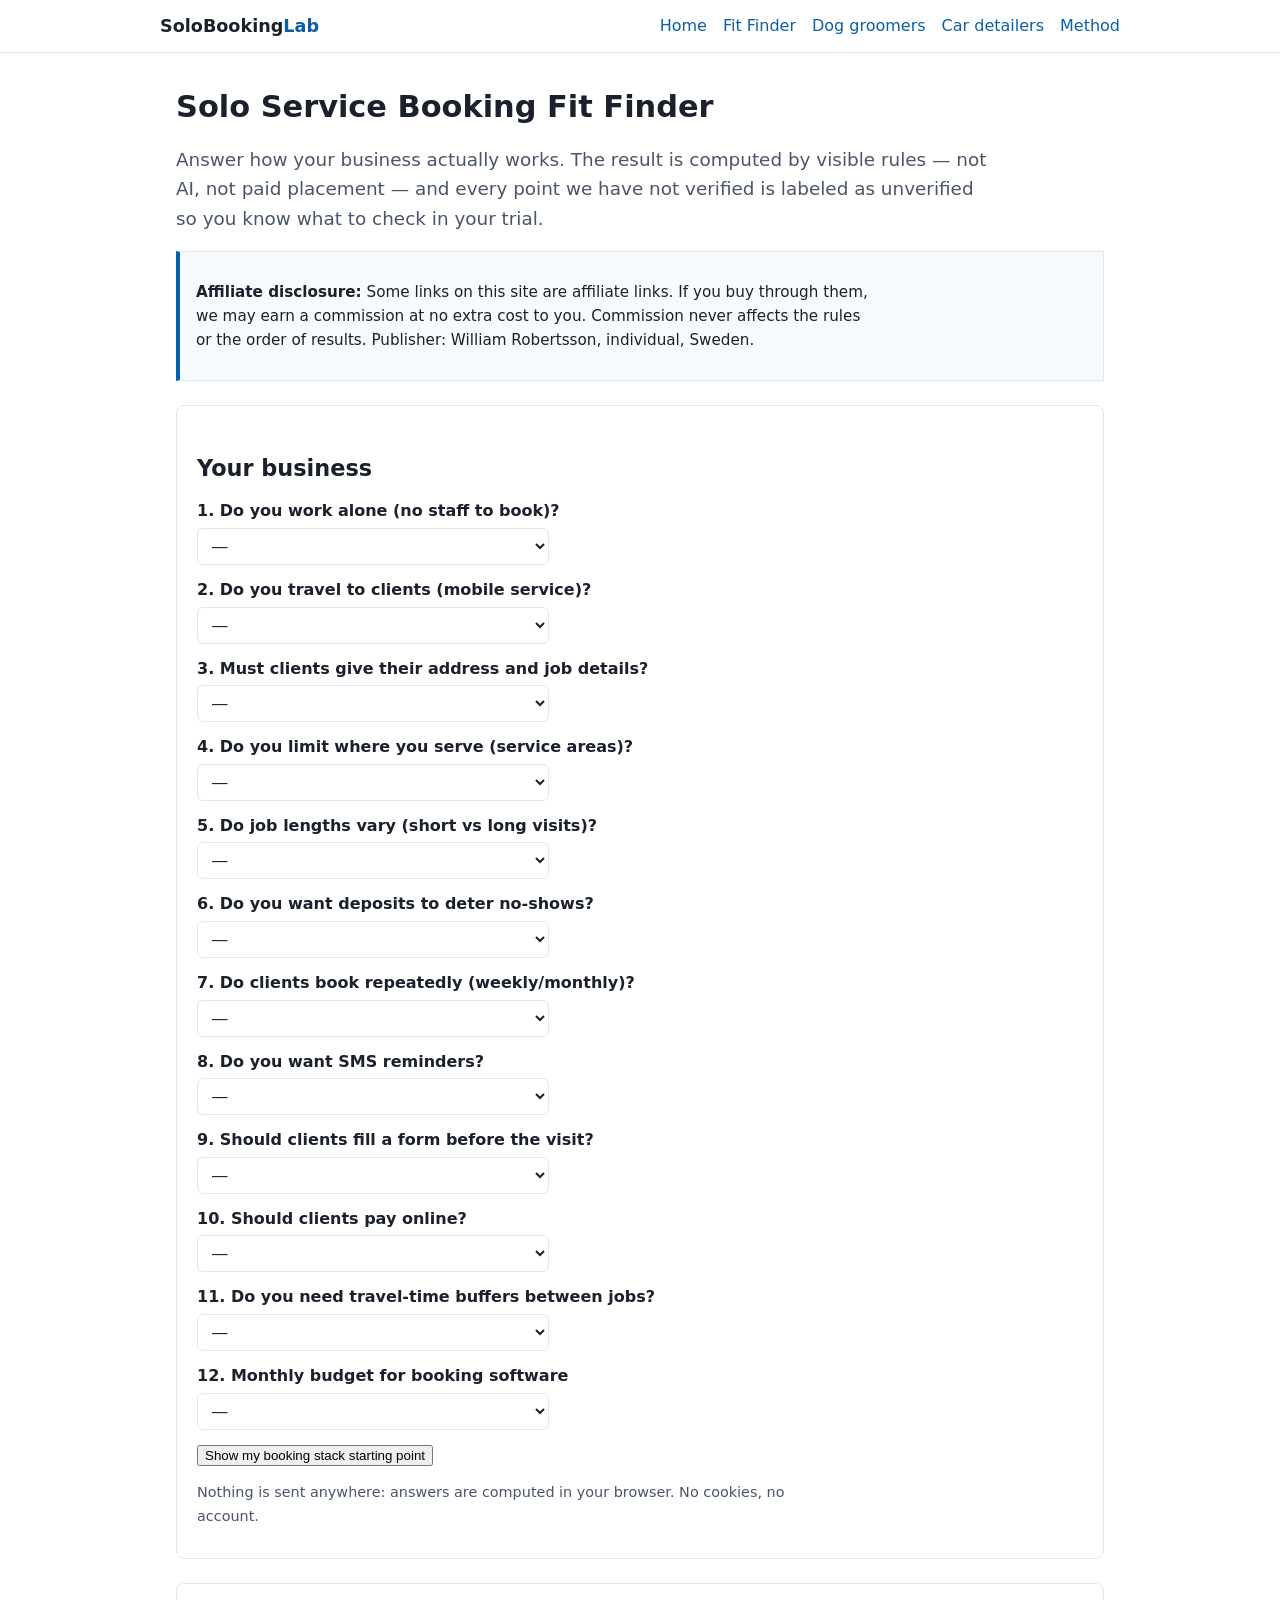
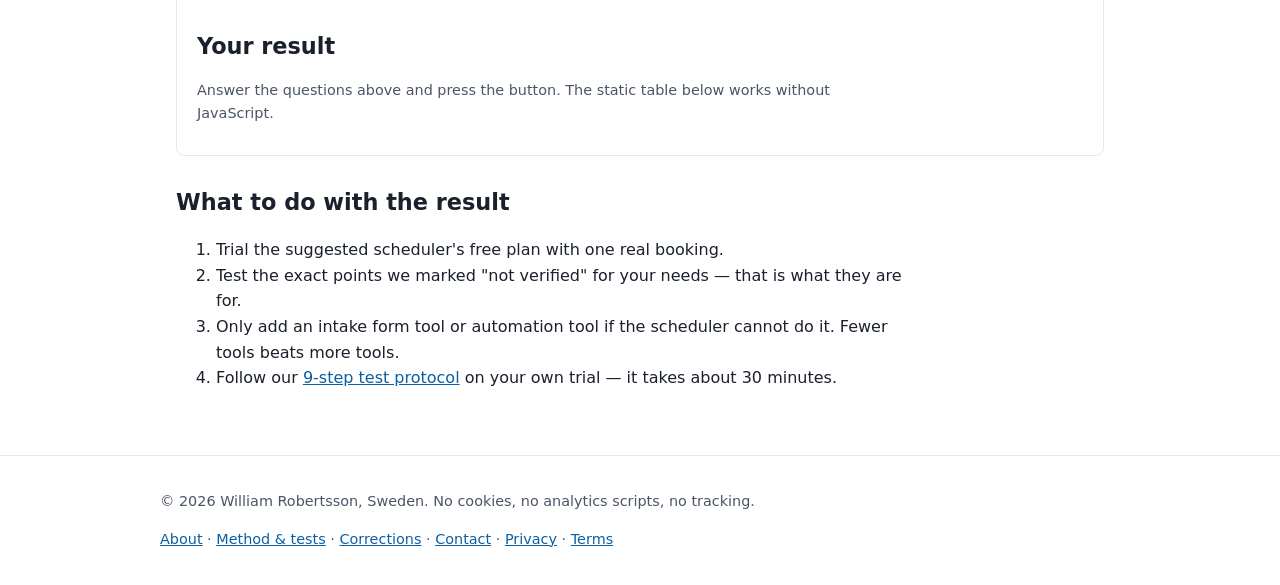
<file: site/fit-finder.html>
<!DOCTYPE html>
<html lang="en">
<head>
  <meta charset="utf-8">
  <meta name="viewport" content="width=device-width, initial-scale=1">
  <title>Solo Service Booking Fit Finder (free) — SoloBookingLab</title>
  <meta name="description" content="Answer 12 questions about how your solo or mobile service business works and get a rule-based booking-stack starting point — every recommendation explained by visible rules, unverified points labeled.">
  <link rel="canonical" href="https://wiliamrobertsson76-png.github.io/solobookinglab/fit-finder.html">
  <meta property="og:title" content="Solo Service Booking Fit Finder">
  <meta property="og:description" content="Rule-based booking stack recommendations for solo and mobile service businesses. Visible rules, labeled verification, no cookies.">
  <meta property="og:type" content="website">
  <script type="application/ld+json">
  {
    "@context": "https://schema.org",
    "@type": "WebApplication",
    "name": "Solo Service Booking Fit Finder",
    "operatingSystem": "Any (browser)",
    "description": "Rule-based decision support that matches a solo or mobile service business with booking, intake, deposit, reminder and automation tooling. Every recommendation is explained by visible rules and verification labels.",
    "offers": { "@type": "Offer", "price": "0", "priceCurrency": "USD" },
    "publisher": { "@type": "Person", "name": "William Robertsson" }
  }
  </script>
  <link rel="stylesheet" href="css/style.css">
</head>
<body>
  <header class="site">
    <div class="wrap">
      <a class="brand" href="index.html">SoloBooking<span>Lab</span></a>
      <nav aria-label="Main">
        <ul>
          <li><a href="index.html">Home</a></li>
          <li><a href="fit-finder.html" aria-current="page">Fit Finder</a></li>
          <li><a href="dog-groomers.html">Dog groomers</a></li>
          <li><a href="car-detailers.html">Car detailers</a></li>
          <li><a href="method.html">Method</a></li>
        </ul>
      </nav>
    </div>
  </header>

  <main>
    <h1>Solo Service Booking Fit Finder</h1>
    <p class="lede">Answer how your business actually works. The result is computed by visible
      rules — not AI, not paid placement — and every point we have not verified is labeled as
      unverified so you know what to check in your trial.</p>

    <div class="disclosure">
      <p><strong>Affiliate disclosure:</strong> Some links on this site are affiliate links. If you
        buy through them, we may earn a commission at no extra cost to you. Commission never
        affects the rules or the order of results. Publisher: William Robertsson, individual,
        Sweden.</p>
    </div>

    <form id="sbl-form" class="tool" aria-labelledby="ff-h">
      <h2 id="ff-h">Your business</h2>

      <div class="field"><label for="q-solo">1. Do you work alone (no staff to book)?</label>
        <select id="q-solo" name="solo"><option value="">—</option><option value="yes">Yes, solo</option><option value="no">No, I have staff</option></select></div>

      <div class="field"><label for="q-mobile">2. Do you travel to clients (mobile service)?</label>
        <select id="q-mobile" name="mobile"><option value="">—</option><option value="yes">Yes, mobile</option><option value="no">No, fixed location</option></select></div>

      <div class="field"><label for="q-address">3. Must clients give their address and job details?</label>
        <select id="q-address" name="address"><option value="">—</option><option value="yes">Yes</option><option value="no">No</option></select></div>

      <div class="field"><label for="q-geo">4. Do you limit where you serve (service areas)?</label>
        <select id="q-geo" name="geo"><option value="">—</option><option value="yes">Yes</option><option value="no">No</option></select></div>

      <div class="field"><label for="q-duration">5. Do job lengths vary (short vs long visits)?</label>
        <select id="q-duration" name="duration"><option value="">—</option><option value="yes">Yes</option><option value="no">No</option></select></div>

      <div class="field"><label for="q-deposit">6. Do you want deposits to deter no-shows?</label>
        <select id="q-deposit" name="deposit"><option value="">—</option><option value="yes">Yes</option><option value="no">No</option></select></div>

      <div class="field"><label for="q-recurring">7. Do clients book repeatedly (weekly/monthly)?</label>
        <select id="q-recurring" name="recurring"><option value="">—</option><option value="yes">Yes</option><option value="no">No</option></select></div>

      <div class="field"><label for="q-sms">8. Do you want SMS reminders?</label>
        <select id="q-sms" name="sms"><option value="">—</option><option value="yes">Yes</option><option value="no">No</option></select></div>

      <div class="field"><label for="q-forms">9. Should clients fill a form before the visit?</label>
        <select id="q-forms" name="forms"><option value="">—</option><option value="yes">Yes</option><option value="no">No</option></select></div>

      <div class="field"><label for="q-pay">10. Should clients pay online?</label>
        <select id="q-pay" name="pay"><option value="">—</option><option value="yes">Yes</option><option value="no">No</option></select></div>

      <div class="field"><label for="q-buffer">11. Do you need travel-time buffers between jobs?</label>
        <select id="q-buffer" name="buffer"><option value="">—</option><option value="yes">Yes</option><option value="no">No</option></select></div>

      <div class="field"><label for="q-budget">12. Monthly budget for booking software</label>
        <select id="q-budget" name="budget"><option value="">—</option><option value="free">Free only</option><option value="low">Up to ~$25/mo</option><option value="flexible">Flexible if it earns its keep</option></select></div>

      <button type="submit">Show my booking stack starting point</button>
      <p class="note">Nothing is sent anywhere: answers are computed in your browser. No cookies,
        no account.</p>
    </form>

    <section aria-labelledby="res-h" class="tool">
      <h2 id="res-h">Your result</h2>
      <div id="sbl-out" role="region" aria-live="polite">
        <p class="note">Answer the questions above and press the button. The static table below
          works without JavaScript.</p>
        <noscript>
          <table>
            <tr><th>Scheduler</th><th>Free plan?</th><th>Verified highlights</th></tr>
            <tr><td>SimplyBook.me</td><td>Yes (50 bookings/mo)</td><td>intake custom fields; payments on Premium; 25%/15% affiliate program exists</td></tr>
            <tr><td>Square Appointments</td><td>Yes (solo)</td><td>deposits &amp; no-show protection in vendor help docs; payments core</td></tr>
            <tr><td>Trafft</td><td>Yes (forever-free)</td><td>per-service deposits; multiple payment methods on paid plans</td></tr>
            <tr><td>Calendly</td><td>Yes (1 event type)</td><td>simple scheduling; deposit/address features not verified</td></tr>
            <tr><td>Fresha</td><td>No (trial)</td><td>subscription per bookable team member</td></tr>
          </table>
          <p class="note">Verified 2026-09-05 from vendor pages; details and dates on the method page.</p>
        </noscript>
      </div>
    </section>

    <section aria-labelledby="howto-h">
      <h2 id="howto-h">What to do with the result</h2>
      <ol>
        <li>Trial the suggested scheduler's free plan with one real booking.</li>
        <li>Test the exact points we marked "not verified" for your needs — that is what they are for.</li>
        <li>Only add an intake form tool or automation tool if the scheduler cannot do it. Fewer tools beats more tools.</li>
        <li>Follow our <a href="method.html">9-step test protocol</a> on your own trial — it takes about 30 minutes.</li>
      </ol>
    </section>
  </main>

  <footer class="site">
    <div class="wrap">
      <p>© 2026 William Robertsson, Sweden. No cookies, no analytics scripts, no tracking.</p>
      <p><a href="about.html">About</a> · <a href="method.html">Method &amp; tests</a> ·
        <a href="corrections.html">Corrections</a> · <a href="contact.html">Contact</a> ·
        <a href="privacy.html">Privacy</a> · <a href="terms.html">Terms</a></p>
    </div>
  </footer>

  <script src="js/fit-finder.js" defer></script>
</body>
</html>
</file>
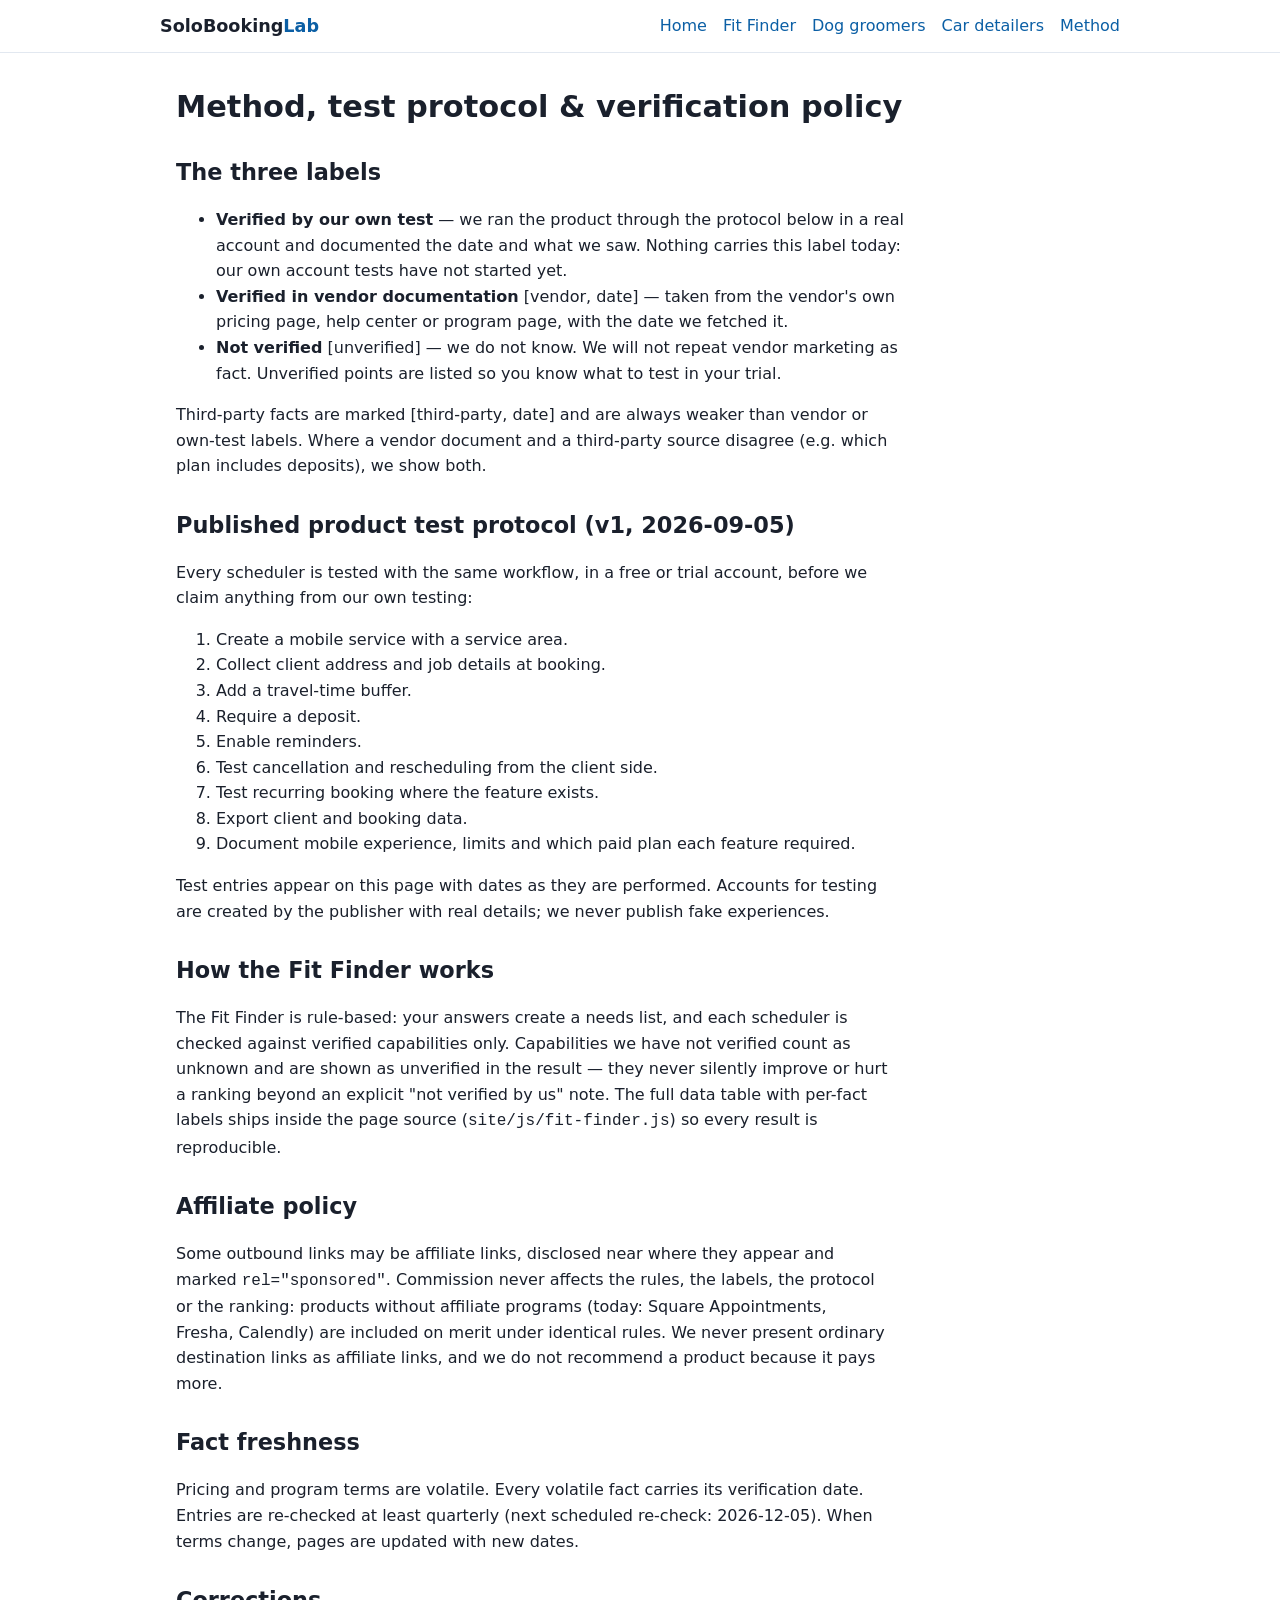
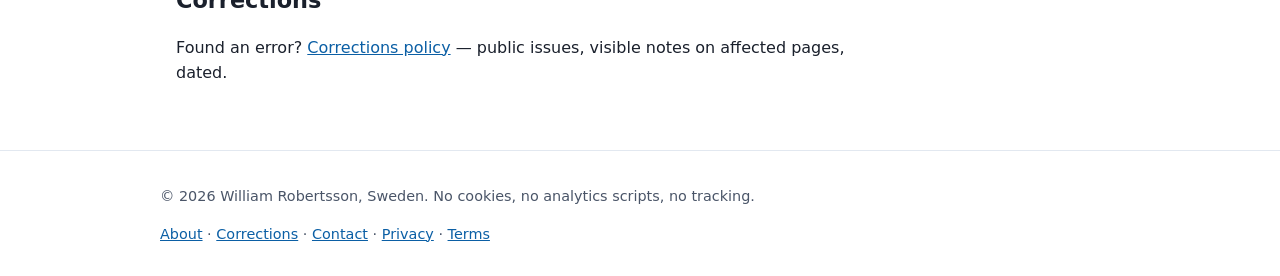
<file: site/method.html>
<!DOCTYPE html>
<html lang="en">
<head>
  <meta charset="utf-8">
  <meta name="viewport" content="width=device-width, initial-scale=1">
  <title>Method, test protocol &amp; verification policy — SoloBookingLab</title>
  <meta name="description" content="How SoloBookingLab verifies booking-tool claims: vendor-source labeling, a published 9-step product test protocol for mobile service businesses, and our corrections process.">
  <link rel="canonical" href="https://wiliamrobertsson76-png.github.io/solobookinglab/method.html">
  <link rel="stylesheet" href="css/style.css">
</head>
<body>
  <header class="site">
    <div class="wrap">
      <a class="brand" href="index.html">SoloBooking<span>Lab</span></a>
      <nav aria-label="Main">
        <ul>
          <li><a href="index.html">Home</a></li>
          <li><a href="fit-finder.html">Fit Finder</a></li>
          <li><a href="dog-groomers.html">Dog groomers</a></li>
          <li><a href="car-detailers.html">Car detailers</a></li>
          <li><a href="method.html" aria-current="page">Method</a></li>
        </ul>
      </nav>
    </div>
  </header>

  <main>
    <h1>Method, test protocol &amp; verification policy</h1>

    <h2>The three labels</h2>
    <ul>
      <li><strong>Verified by our own test</strong> — we ran the product through the protocol below
        in a real account and documented the date and what we saw. Nothing carries this label
        today: our own account tests have not started yet.</li>
      <li><strong>Verified in vendor documentation</strong> [vendor, date] — taken from the
        vendor's own pricing page, help center or program page, with the date we fetched it.</li>
      <li><strong>Not verified</strong> [unverified] — we do not know. We will not repeat vendor
        marketing as fact. Unverified points are listed so you know what to test in your trial.</li>
    </ul>
    <p>Third-party facts are marked [third-party, date] and are always weaker than vendor or
      own-test labels. Where a vendor document and a third-party source disagree (e.g. which plan
      includes deposits), we show both.</p>

    <h2>Published product test protocol (v1, 2026-09-05)</h2>
    <p>Every scheduler is tested with the same workflow, in a free or trial account, before we
      claim anything from our own testing:</p>
    <ol>
      <li>Create a mobile service with a service area.</li>
      <li>Collect client address and job details at booking.</li>
      <li>Add a travel-time buffer.</li>
      <li>Require a deposit.</li>
      <li>Enable reminders.</li>
      <li>Test cancellation and rescheduling from the client side.</li>
      <li>Test recurring booking where the feature exists.</li>
      <li>Export client and booking data.</li>
      <li>Document mobile experience, limits and which paid plan each feature required.</li>
    </ol>
    <p>Test entries appear on this page with dates as they are performed. Accounts for testing are
      created by the publisher with real details; we never publish fake experiences.</p>

    <h2>How the Fit Finder works</h2>
    <p>The Fit Finder is rule-based: your answers create a needs list, and each scheduler is
      checked against verified capabilities only. Capabilities we have not verified count as
      unknown and are shown as unverified in the result — they never silently improve or hurt a
      ranking beyond an explicit "not verified by us" note. The full data table with per-fact
      labels ships inside the page source (<code>site/js/fit-finder.js</code>) so every result is
      reproducible.</p>

    <h2>Affiliate policy</h2>
    <p>Some outbound links may be affiliate links, disclosed near where they appear and marked
      <code>rel="sponsored"</code>. Commission never affects the rules, the labels, the protocol or
      the ranking: products without affiliate programs (today: Square Appointments, Fresha,
      Calendly) are included on merit under identical rules. We never present ordinary destination
      links as affiliate links, and we do not recommend a product because it pays more.</p>

    <h2>Fact freshness</h2>
    <p>Pricing and program terms are volatile. Every volatile fact carries its verification date.
      Entries are re-checked at least quarterly (next scheduled re-check: 2026-12-05). When terms
      change, pages are updated with new dates.</p>

    <h2>Corrections</h2>
    <p>Found an error? <a href="corrections.html">Corrections policy</a> — public issues, visible
      notes on affected pages, dated.</p>
  </main>

  <footer class="site">
    <div class="wrap">
      <p>© 2026 William Robertsson, Sweden. No cookies, no analytics scripts, no tracking.</p>
      <p><a href="about.html">About</a> · <a href="corrections.html">Corrections</a> ·
        <a href="contact.html">Contact</a> · <a href="privacy.html">Privacy</a> ·
        <a href="terms.html">Terms</a></p>
    </div>
  </footer>
</body>
</html>
</file>
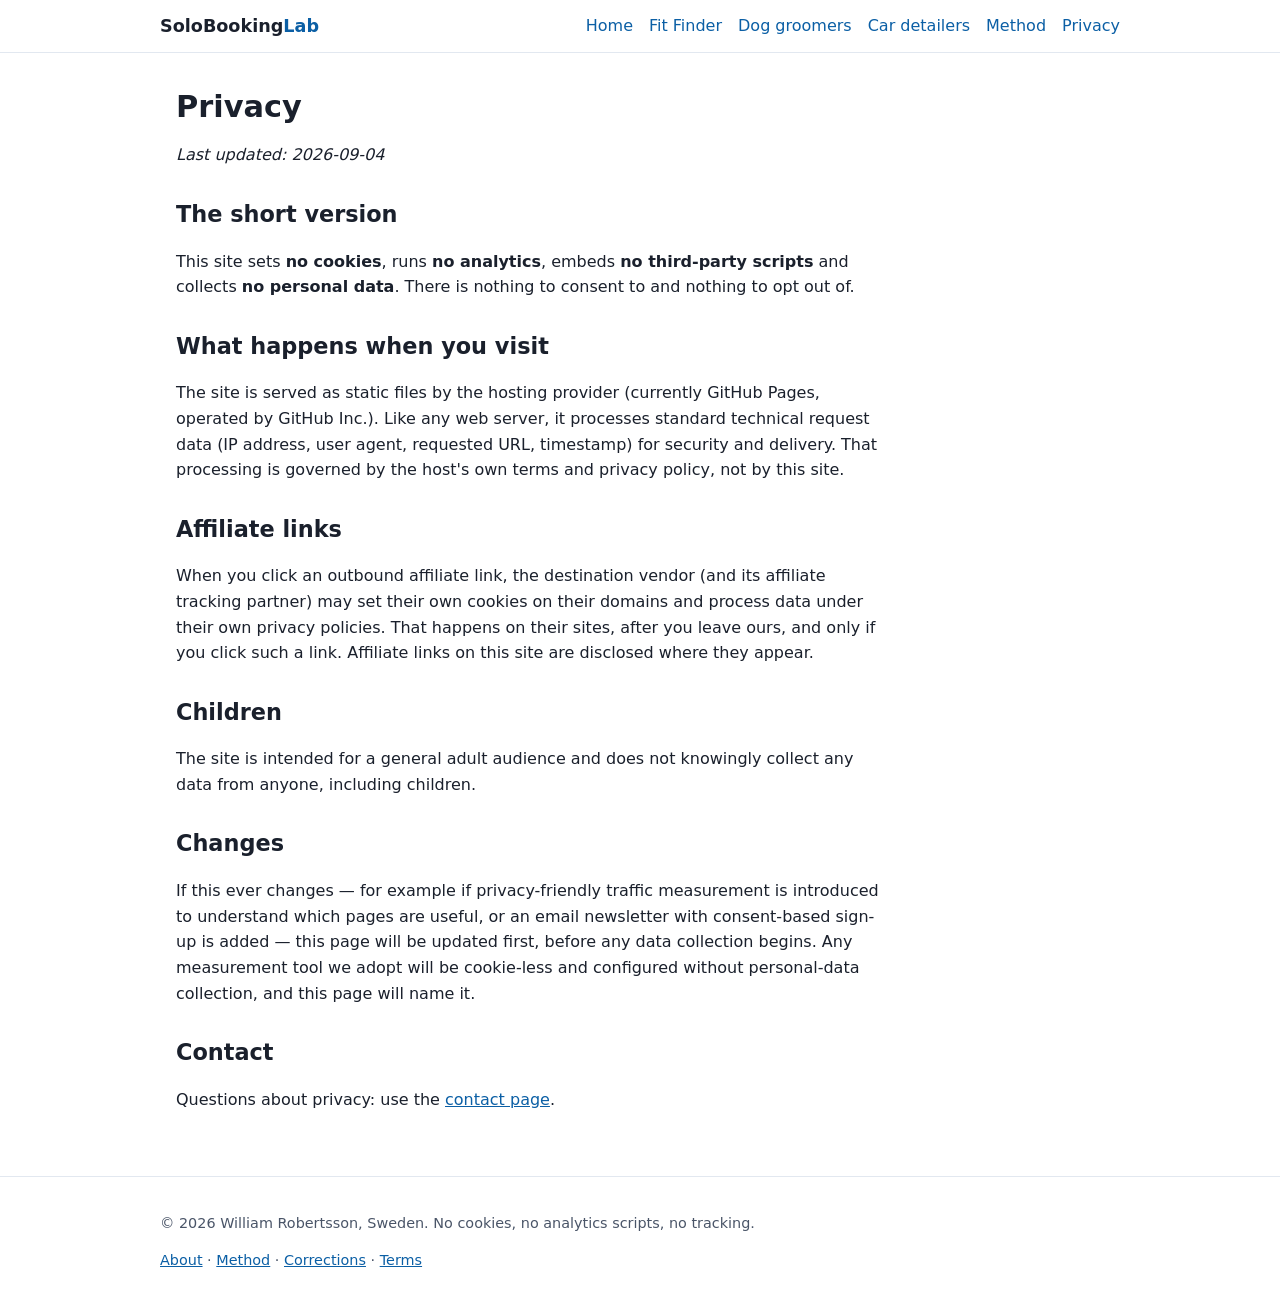
<file: site/privacy.html>
<!DOCTYPE html>
<html lang="en">
<head>
  <meta charset="utf-8">
  <meta name="viewport" content="width=device-width, initial-scale=1">
  <title>Privacy — SoloBookingLab</title>
  <meta name="description" content="SoloBookingLab privacy policy: no cookies, no analytics, no tracking, no personal data collected by this site.">
  <link rel="canonical" href="https://wiliamrobertsson76-png.github.io/solobookinglab/privacy.html">
  <link rel="stylesheet" href="css/style.css">
</head>
<body>
  <header class="site">
    <div class="wrap">
      <a class="brand" href="index.html">SoloBooking<span>Lab</span></a>
      <nav aria-label="Main">
        <ul>
          <li><a href="index.html">Home</a></li>
          <li><a href="fit-finder.html">Fit Finder</a></li>
          <li><a href="dog-groomers.html">Dog groomers</a></li>
          <li><a href="car-detailers.html">Car detailers</a></li>
          <li><a href="method.html">Method</a></li>
          <li><a href="privacy.html" aria-current="page">Privacy</a></li>
        </ul>
      </nav>
    </div>
  </header>

  <main>
    <h1>Privacy</h1>
    <p><em>Last updated: 2026-09-04</em></p>

    <h2>The short version</h2>
    <p>This site sets <strong>no cookies</strong>, runs <strong>no analytics</strong>, embeds
      <strong>no third-party scripts</strong> and collects <strong>no personal data</strong>.
      There is nothing to consent to and nothing to opt out of.</p>

    <h2>What happens when you visit</h2>
    <p>The site is served as static files by the hosting provider (currently GitHub Pages, operated
      by GitHub Inc.). Like any web server, it processes standard technical request data (IP
      address, user agent, requested URL, timestamp) for security and delivery. That processing is
      governed by the host's own terms and privacy policy, not by this site.</p>

    <h2>Affiliate links</h2>
    <p>When you click an outbound affiliate link, the destination vendor (and its affiliate
      tracking partner) may set their own cookies on their domains and process data under their own
      privacy policies. That happens on their sites, after you leave ours, and only if you click
      such a link. Affiliate links on this site are disclosed where they appear.</p>

    <h2>Children</h2>
    <p>The site is intended for a general adult audience and does not knowingly collect any data
      from anyone, including children.</p>

    <h2>Changes</h2>
    <p>If this ever changes — for example if privacy-friendly traffic measurement is introduced to
      understand which pages are useful, or an email newsletter with consent-based sign-up is
      added — this page will be updated first, before any data collection begins. Any measurement
      tool we adopt will be cookie-less and configured without personal-data collection, and this
      page will name it.</p>

    <h2>Contact</h2>
    <p>Questions about privacy: use the <a href="contact.html">contact page</a>.</p>
  </main>

  <footer class="site">
    <div class="wrap">
      <p>© 2026 William Robertsson, Sweden. No cookies, no analytics scripts, no tracking.</p>
      <p><a href="about.html">About</a> · <a href="method.html">Method</a> ·
        <a href="corrections.html">Corrections</a> ·
        <a href="terms.html">Terms</a></p>
    </div>
  </footer>
</body>
</html>
</file>
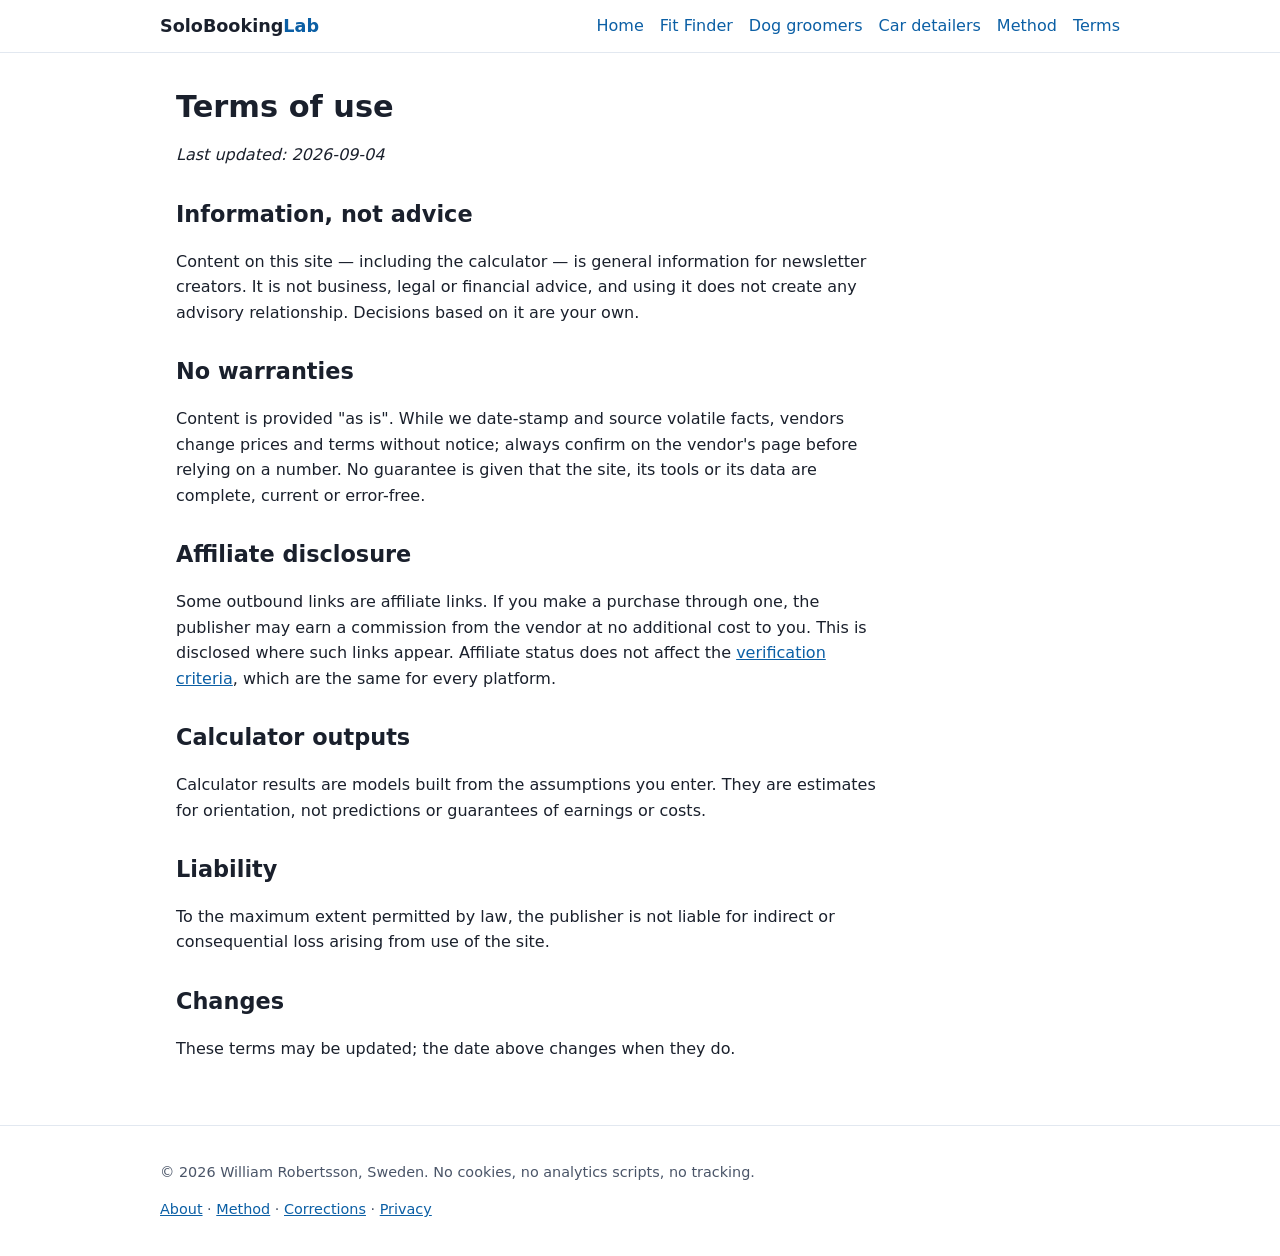
<file: site/terms.html>
<!DOCTYPE html>
<html lang="en">
<head>
  <meta charset="utf-8">
  <meta name="viewport" content="width=device-width, initial-scale=1">
  <title>Terms of use — SoloBookingLab</title>
  <meta name="description" content="Terms of use for SoloBookingLab: information provided as-is, no warranties, affiliate disclosure, and how corrections are handled.">
  <link rel="canonical" href="https://wiliamrobertsson76-png.github.io/solobookinglab/terms.html">
  <link rel="stylesheet" href="css/style.css">
</head>
<body>
  <header class="site">
    <div class="wrap">
      <a class="brand" href="index.html">SoloBooking<span>Lab</span></a>
      <nav aria-label="Main">
        <ul>
          <li><a href="index.html">Home</a></li>
          <li><a href="fit-finder.html">Fit Finder</a></li>
          <li><a href="dog-groomers.html">Dog groomers</a></li>
          <li><a href="car-detailers.html">Car detailers</a></li>
          <li><a href="method.html">Method</a></li>
          <li><a href="terms.html" aria-current="page">Terms</a></li>
        </ul>
      </nav>
    </div>
  </header>

  <main>
    <h1>Terms of use</h1>
    <p><em>Last updated: 2026-09-04</em></p>

    <h2>Information, not advice</h2>
    <p>Content on this site — including the calculator — is general information for newsletter
      creators. It is not business, legal or financial advice, and using it does not create any
      advisory relationship. Decisions based on it are your own.</p>

    <h2>No warranties</h2>
    <p>Content is provided "as is". While we date-stamp and source volatile facts, vendors change
      prices and terms without notice; always confirm on the vendor's page before relying on a
      number. No guarantee is given that the site, its tools or its data are complete, current or
      error-free.</p>

    <h2>Affiliate disclosure</h2>
    <p>Some outbound links are affiliate links. If you make a purchase through one, the publisher
      may earn a commission from the vendor at no additional cost to you. This is disclosed where
      such links appear. Affiliate status does not affect the
      <a href="method.html">verification criteria</a>, which are the same for every platform.</p>

    <h2>Calculator outputs</h2>
    <p>Calculator results are models built from the assumptions you enter. They are estimates for
      orientation, not predictions or guarantees of earnings or costs.</p>

    <h2>Liability</h2>
    <p>To the maximum extent permitted by law, the publisher is not liable for indirect or
      consequential loss arising from use of the site.</p>

    <h2>Changes</h2>
    <p>These terms may be updated; the date above changes when they do.</p>
  </main>

  <footer class="site">
    <div class="wrap">
      <p>© 2026 William Robertsson, Sweden. No cookies, no analytics scripts, no tracking.</p>
      <p><a href="about.html">About</a> · <a href="method.html">Method</a> ·
        <a href="corrections.html">Corrections</a> ·
        <a href="privacy.html">Privacy</a></p>
    </div>
  </footer>
</body>
</html>
</file>
<file: site/css/style.css>
:root {
  --bg: #ffffff;
  --fg: #1a202c;
  --muted: #4a5568;
  --accent: #0b5fa5;
  --accent-dark: #084a82;
  --border: #e2e8f0;
  --card: #f7fafc;
  --ok: #276749;
  --warn: #975a16;
}

* { box-sizing: border-box; }

html { font-size: 16px; }

body {
  margin: 0;
  font-family: system-ui, -apple-system, "Segoe UI", Roboto, Helvetica, Arial, sans-serif;
  color: var(--fg);
  background: var(--bg);
  line-height: 1.6;
}

a { color: var(--accent); }
a:hover { color: var(--accent-dark); }
a:focus-visible, button:focus-visible, input:focus-visible, select:focus-visible, textarea:focus-visible {
  outline: 3px solid var(--accent);
  outline-offset: 2px;
}

header.site {
  border-bottom: 1px solid var(--border);
  padding: 0.75rem 1rem;
}

header.site .wrap {
  max-width: 60rem;
  margin: 0 auto;
  display: flex;
  flex-wrap: wrap;
  align-items: center;
  gap: 1rem;
  justify-content: space-between;
}

.brand { font-weight: 700; font-size: 1.1rem; text-decoration: none; color: var(--fg); }
.brand span { color: var(--accent); }

nav ul { list-style: none; display: flex; gap: 1rem; margin: 0; padding: 0; flex-wrap: wrap; }
nav a { text-decoration: none; }

main { max-width: 60rem; margin: 0 auto; padding: 1rem; }

h1 { font-size: 1.9rem; line-height: 1.25; margin: 1.2rem 0 0.6rem; }
h2 { font-size: 1.4rem; margin: 1.8rem 0 0.5rem; }
h3 { font-size: 1.15rem; margin: 1.4rem 0 0.4rem; }

p, li { max-width: 70ch; }

.lede { font-size: 1.15rem; color: var(--muted); }

.disclosure {
  background: var(--card);
  border: 1px solid var(--border);
  border-left: 4px solid var(--accent);
  padding: 0.75rem 1rem;
  margin: 1rem 0;
  font-size: 0.95rem;
}

.verified {
  color: var(--ok);
  font-size: 0.9rem;
  display: inline-block;
}

.card {
  background: var(--card);
  border: 1px solid var(--border);
  border-radius: 8px;
  padding: 1rem 1.25rem;
  margin: 1rem 0;
}

.grid {
  display: grid;
  grid-template-columns: repeat(auto-fit, minmax(16rem, 1fr));
  gap: 1rem;
  margin: 1rem 0;
}

.tool {
  border: 1px solid var(--border);
  border-radius: 8px;
  padding: 1rem 1.25rem;
  margin: 1.5rem 0;
}

.field { margin: 0.75rem 0; }
.field label { display: block; font-weight: 600; margin-bottom: 0.25rem; }
.field input, .field select {
  width: 100%;
  max-width: 22rem;
  padding: 0.5rem 0.6rem;
  border: 1px solid var(--border);
  border-radius: 6px;
  font-size: 1rem;
  background: #fff;
  color: var(--fg);
}

.result { margin-top: 1rem; }
.result table { border-collapse: collapse; width: 100%; margin: 0.5rem 0; }
.result th, .result td {
  border: 1px solid var(--border);
  padding: 0.5rem 0.75rem;
  text-align: left;
  font-size: 0.95rem;
}
.result th { background: var(--card); }
.result td.num, .result th.num { text-align: right; font-variant-numeric: tabular-nums; }

.note { color: var(--muted); font-size: 0.9rem; }

footer.site {
  border-top: 1px solid var(--border);
  margin-top: 2rem;
  padding: 1.25rem 1rem;
  color: var(--muted);
  font-size: 0.9rem;
}
footer.site .wrap { max-width: 60rem; margin: 0 auto; }

@media (max-width: 40rem) {
  h1 { font-size: 1.5rem; }
  .result th, .result td { padding: 0.4rem 0.5rem; font-size: 0.85rem; }
}
</file>
